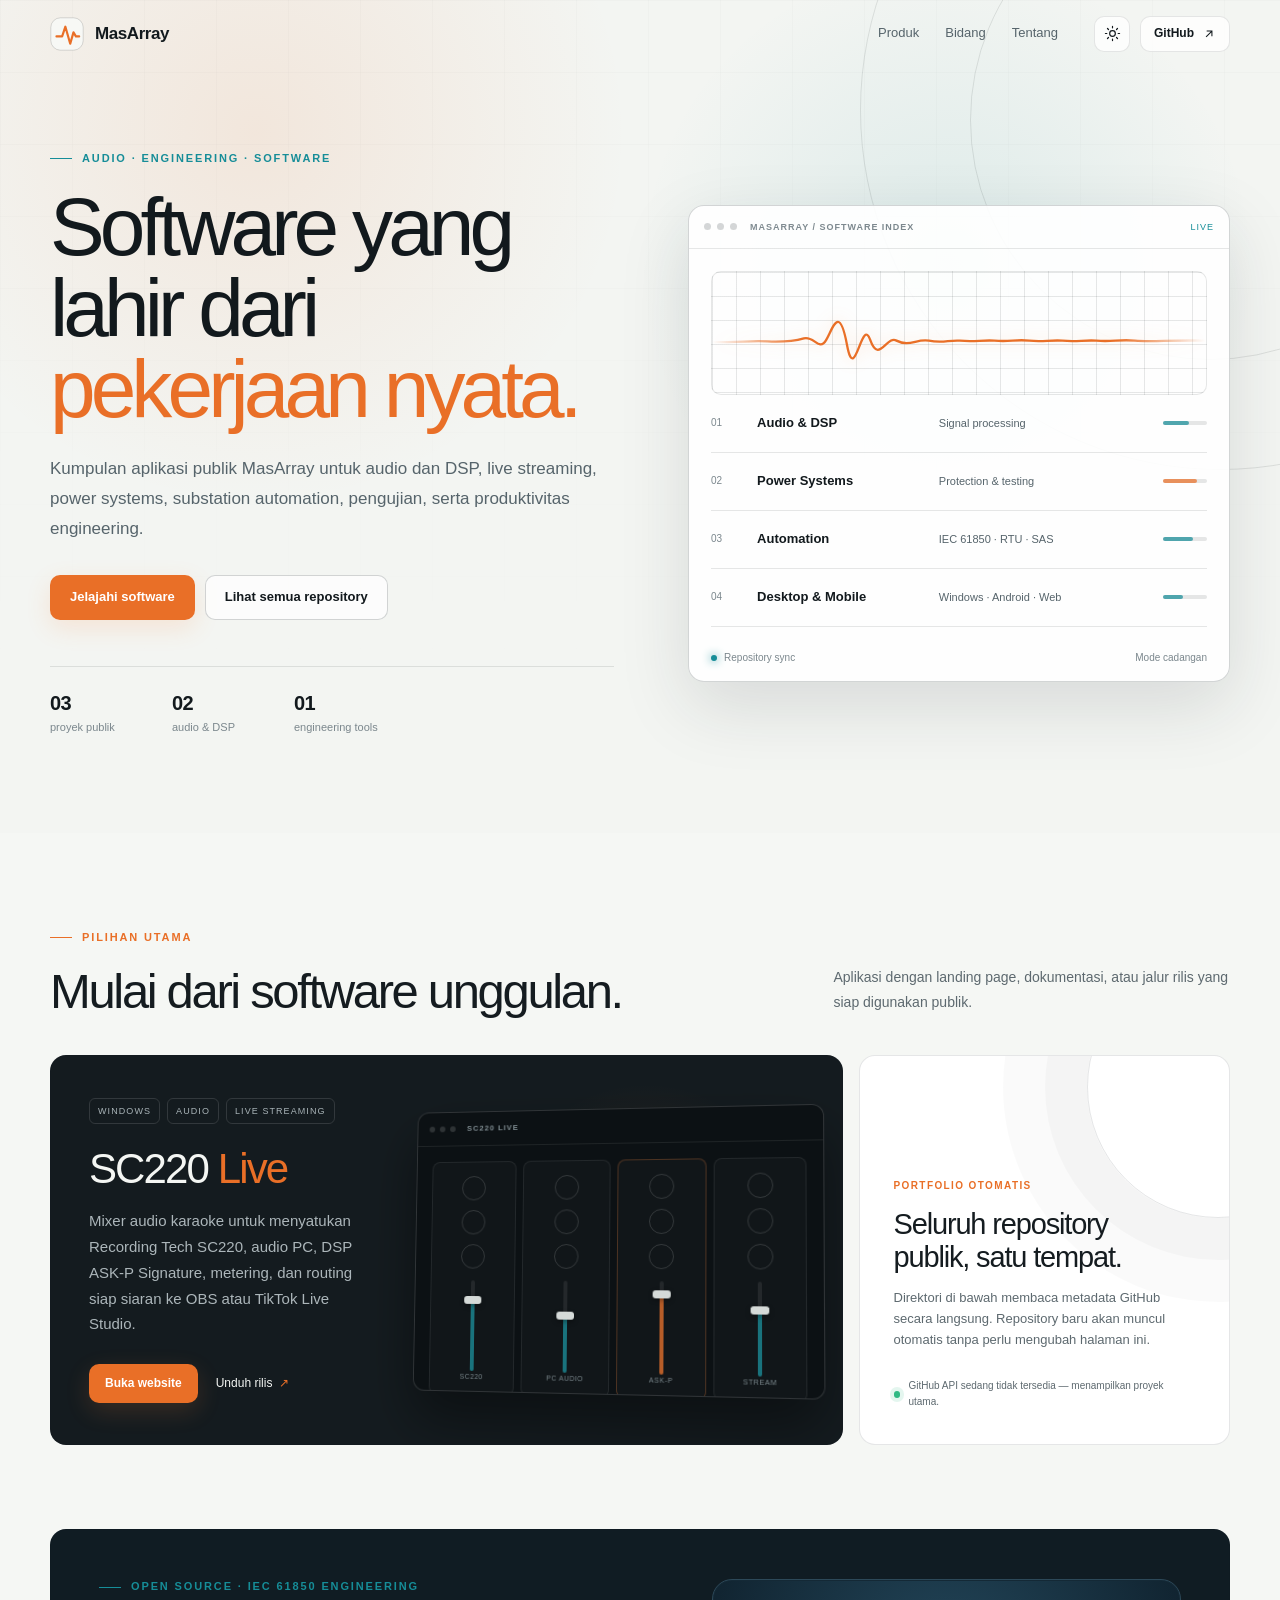
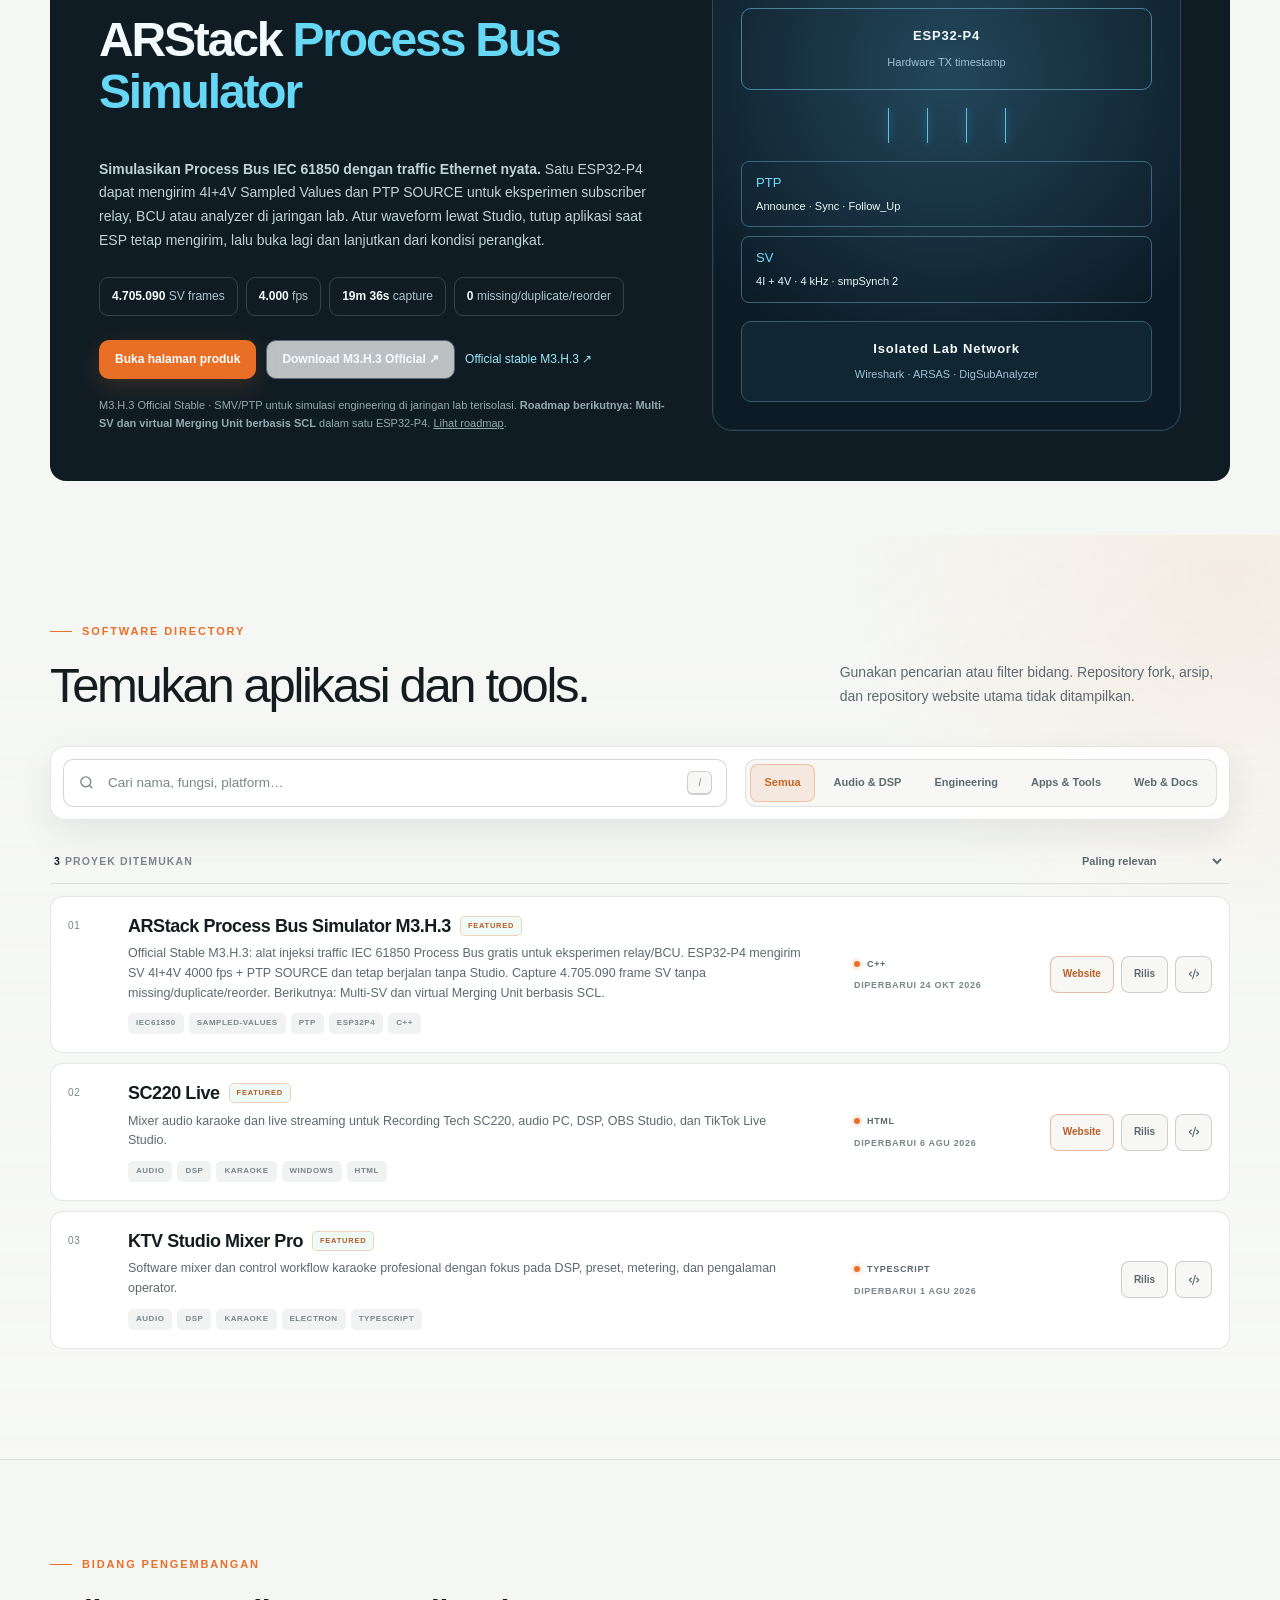
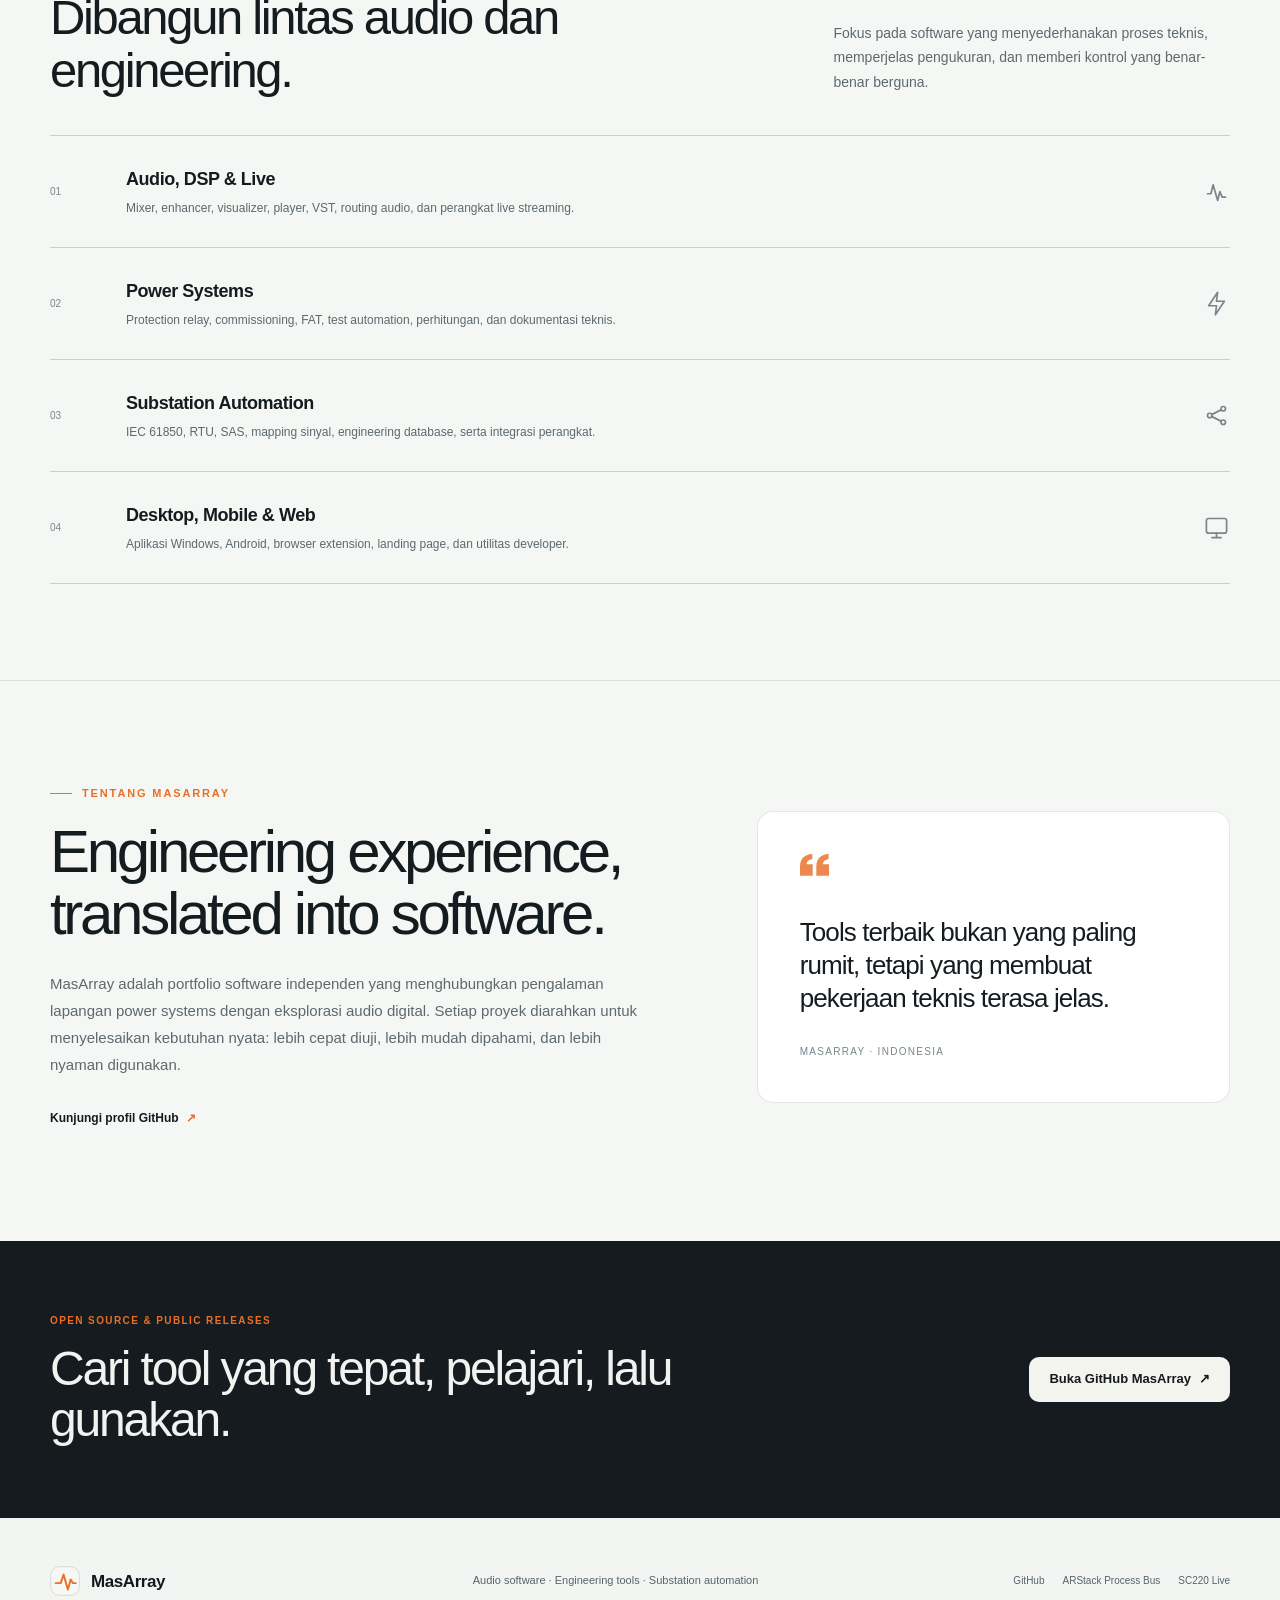
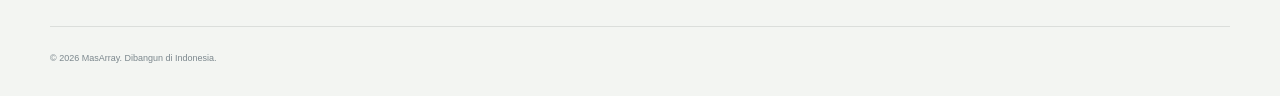
<file: index.html>
<!doctype html>
<html lang="id" data-theme="dark">
<head>
  <meta charset="utf-8">
  <meta name="viewport" content="width=device-width,initial-scale=1">
  <meta name="color-scheme" content="dark light">
  <meta name="theme-color" content="#0d1114">
  <meta name="robots" content="index,follow,max-image-preview:large,max-snippet:-1">

  <title>MasArray Software — Audio, DSP & Engineering Tools</title>
  <meta name="description" content="Portal resmi software MasArray: aplikasi audio dan DSP, engineering tools, substation automation, utilitas Windows dan Android, dokumentasi, serta unduhan rilis terbaru.">
  <meta name="keywords" content="IEC 61850, Process Bus Simulator, ARStack, ESP32-P4, Sampled Values, PTP, hardware timestamp, engineering tools, MasArray">
  <link rel="canonical" href="https://masarray.github.io/">
  <link rel="icon" href="favicon.svg" type="image/svg+xml">
  <link rel="manifest" href="site.webmanifest">
  <link rel="stylesheet" href="styles.css">

  <meta property="og:type" content="website">
  <meta property="og:site_name" content="MasArray">
  <meta property="og:url" content="https://masarray.github.io/">
  <meta property="og:title" content="MasArray Software — Audio, DSP & Engineering Tools">
  <meta property="og:description" content="Software praktis untuk audio, DSP, live streaming, power systems, dan substation automation.">
  <meta property="og:image" content="https://masarray.github.io/social-preview.svg">
  <meta name="twitter:card" content="summary_large_image">
  <meta name="twitter:title" content="MasArray Software">
  <meta name="twitter:description" content="Audio, DSP, engineering tools, dan software yang lahir dari pekerjaan nyata.">
  <meta name="twitter:image" content="https://masarray.github.io/social-preview.svg">

  <script type="application/ld+json">
  {
    "@context":"https://schema.org",
    "@graph":[
      {
        "@type":"WebSite",
        "@id":"https://masarray.github.io/#website",
        "url":"https://masarray.github.io/",
        "name":"MasArray",
        "alternateName":["MasArray Software","Mas Ari Software"],
        "description":"Portal software audio, DSP, engineering tools, dan substation automation karya MasArray.",
        "inLanguage":"id-ID",
        "publisher":{"@id":"https://masarray.github.io/#publisher"}
      },
      {
        "@type":"Organization",
        "@id":"https://masarray.github.io/#publisher",
        "name":"MasArray",
        "url":"https://masarray.github.io/",
        "sameAs":["https://github.com/masarray"]
      },
      {
        "@type":"SoftwareApplication",
        "name":"ARStack Process Bus Simulator M3.H.3",
        "applicationCategory":"DeveloperApplication",
        "operatingSystem":"Windows 10, Windows 11; Linux x86_64; ESP32-P4 firmware",
        "url":"https://masarray.github.io/arstack61850/",
        "downloadUrl":"https://github.com/masarray/arstack61850/releases/latest",
        "softwareVersion":"M3.H.3 Official Stable Lab Release",
        "description":"Free IEC 61850 process-bus traffic injection for engineers: generate 4I+4V SV and PTP SOURCE on one ESP32-P4 for isolated relay/BCU lab scenarios. Autonomous studio reconnect. Next: multiple SV streams and SCL-based virtual merging units."
      },
      {
        "@type":"SoftwareApplication",
        "name":"SC220 Live",
        "applicationCategory":"MultimediaApplication",
        "operatingSystem":"Windows 10, Windows 11",
        "url":"https://masarray.github.io/sc220-download/",
        "downloadUrl":"https://github.com/masarray/sc220-download/releases",
        "description":"Mixer audio karaoke dan live streaming untuk Recording Tech SC220, OBS Studio, dan TikTok Live Studio."
      }
    ]
  }
  </script>
</head>
<body>
  <a class="skip-link" href="#main">Lewati ke konten utama</a>

  <header class="site-header" data-header>
    <div class="shell nav-shell">
      <a class="brand" href="#top" aria-label="MasArray, kembali ke atas">
        <svg class="brand-mark" viewBox="0 0 42 42" aria-hidden="true">
          <rect x="1" y="1" width="40" height="40" rx="12"></rect>
          <path d="M8 24h7l4-12 6 21 4-14 3 5h4"></path>
        </svg>
        <span>MasArray</span>
      </a>

      <nav class="desktop-nav" aria-label="Navigasi utama">
        <a href="#produk">Produk</a>
        <a href="#kategori">Bidang</a>
        <a href="#tentang">Tentang</a>
      </nav>

      <div class="header-actions">
        <button class="icon-button" type="button" data-theme-toggle aria-label="Ubah tema" title="Ubah tema">
          <svg class="sun-icon" viewBox="0 0 24 24" aria-hidden="true"><circle cx="12" cy="12" r="4"></circle><path d="M12 2v2M12 20v2M4.93 4.93l1.42 1.42M17.65 17.65l1.42 1.42M2 12h2M20 12h2M4.93 19.07l1.42-1.42M17.65 6.35l1.42-1.42"></path></svg>
          <svg class="moon-icon" viewBox="0 0 24 24" aria-hidden="true"><path d="M20.5 14.2A8.2 8.2 0 0 1 9.8 3.5 8.7 8.7 0 1 0 20.5 14.2Z"></path></svg>
        </button>
        <a class="github-link" href="https://github.com/masarray" target="_blank" rel="noopener">
          GitHub
          <svg viewBox="0 0 24 24" aria-hidden="true"><path d="M7 17 17 7M8 7h9v9"></path></svg>
        </a>
      </div>
    </div>
  </header>

  <main id="main">
    <section class="hero" id="top">
      <div class="hero-grid" aria-hidden="true"></div>
      <div class="hero-orbit orbit-one" aria-hidden="true"></div>
      <div class="hero-orbit orbit-two" aria-hidden="true"></div>

      <div class="shell hero-shell">
        <div class="hero-copy">
          <p class="eyebrow"><span></span> AUDIO · ENGINEERING · SOFTWARE</p>
          <h1>Software yang lahir dari <em>pekerjaan nyata.</em></h1>
          <p class="hero-lead">Kumpulan aplikasi publik MasArray untuk audio dan DSP, live streaming, power systems, substation automation, pengujian, serta produktivitas engineering.</p>
          <div class="hero-actions">
            <a class="button button-primary" href="#produk">Jelajahi software</a>
            <a class="button button-secondary" href="https://github.com/masarray?tab=repositories" target="_blank" rel="noopener">Lihat semua repository</a>
          </div>
          <div class="hero-meta" aria-label="Ringkasan portfolio">
            <div><strong data-stat-projects>—</strong><span>proyek publik</span></div>
            <div><strong data-stat-audio>—</strong><span>audio & DSP</span></div>
            <div><strong data-stat-engineering>—</strong><span>engineering tools</span></div>
          </div>
        </div>

        <div class="hero-console" aria-label="Bidang pengembangan MasArray">
          <div class="console-topbar"><span></span><span></span><span></span><b>MASARRAY / SOFTWARE INDEX</b><i>LIVE</i></div>
          <div class="console-screen">
            <div class="scope" aria-hidden="true">
              <svg viewBox="0 0 640 160" preserveAspectRatio="none">
                <defs><linearGradient id="scopeFade" x1="0" x2="1"><stop offset="0" stop-color="currentColor" stop-opacity="0"></stop><stop offset=".18" stop-color="currentColor"></stop><stop offset=".82" stop-color="currentColor"></stop><stop offset="1" stop-color="currentColor" stop-opacity="0"></stop></linearGradient></defs>
                <path d="M0 92 C42 92 47 90 72 91 C94 92 105 91 119 87 C132 83 139 105 148 89 C157 73 165 42 175 96 C185 150 194 57 205 89 C216 121 226 83 239 90 C256 99 265 87 281 90 C299 94 306 89 321 90 C340 92 349 89 366 90 C386 92 393 88 411 90 C428 92 437 89 454 90 C472 92 481 89 498 90 C518 92 528 88 548 90 C570 92 592 89 640 90" fill="none" stroke="url(#scopeFade)" stroke-width="3"></path>
              </svg>
            </div>
            <div class="console-row"><span>01</span><b>Audio & DSP</b><i>Signal processing</i><em></em></div>
            <div class="console-row"><span>02</span><b>Power Systems</b><i>Protection & testing</i><em></em></div>
            <div class="console-row"><span>03</span><b>Automation</b><i>IEC 61850 · RTU · SAS</i><em></em></div>
            <div class="console-row"><span>04</span><b>Desktop & Mobile</b><i>Windows · Android · Web</i><em></em></div>
          </div>
          <div class="console-footer"><span><i></i> Repository sync</span><span data-sync-label>Memuat data GitHub…</span></div>
        </div>
      </div>
    </section>

    <section class="featured-section" aria-labelledby="featured-title">
      <div class="shell">
        <div class="section-heading split-heading">
          <div>
            <p class="eyebrow dark"><span></span> PILIHAN UTAMA</p>
            <h2 id="featured-title">Mulai dari software unggulan.</h2>
          </div>
          <p>Aplikasi dengan landing page, dokumentasi, atau jalur rilis yang siap digunakan publik.</p>
        </div>

        <div class="featured-grid">
          <article class="featured-product featured-main">
            <div class="featured-copy">
              <div class="product-badges"><span>WINDOWS</span><span>AUDIO</span><span>LIVE STREAMING</span></div>
              <h3>SC220 <em>Live</em></h3>
              <p>Mixer audio karaoke untuk menyatukan Recording Tech SC220, audio PC, DSP ASK-P Signature, metering, dan routing siap siaran ke OBS atau TikTok Live Studio.</p>
              <div class="product-links">
                <a class="button button-primary compact" href="https://masarray.github.io/sc220-download/">Buka website</a>
                <a class="text-link" href="https://github.com/masarray/sc220-download/releases" target="_blank" rel="noopener">Unduh rilis <span>↗</span></a>
              </div>
            </div>
            <div class="featured-visual" aria-hidden="true">
              <div class="mixer-window">
                <div class="mixer-title"><span></span><span></span><span></span><b>SC220 LIVE</b></div>
                <div class="mixer-body">
                  <div class="channel"><i></i><i></i><i></i><b style="--level:78%"></b><span>SC220</span></div>
                  <div class="channel"><i></i><i></i><i></i><b style="--level:62%"></b><span>PC AUDIO</span></div>
                  <div class="channel accent"><i></i><i></i><i></i><b style="--level:86%"></b><span>ASK-P</span></div>
                  <div class="channel"><i></i><i></i><i></i><b style="--level:70%"></b><span>STREAM</span></div>
                </div>
              </div>
            </div>
          </article>

          <article class="featured-product featured-secondary">
            <p class="mini-label">PORTFOLIO OTOMATIS</p>
            <h3>Seluruh repository publik, satu tempat.</h3>
            <p>Direktori di bawah membaca metadata GitHub secara langsung. Repository baru akan muncul otomatis tanpa perlu mengubah halaman ini.</p>
            <div class="sync-note"><span class="status-dot"></span><span data-directory-status>Menyiapkan direktori…</span></div>
          </article>
        </div>
      </div>
    </section>

    <section class="processbus-section" aria-labelledby="processbus-title">
      <div class="shell">
        <article class="processbus-spotlight">
          <div class="processbus-copy">
            <p class="eyebrow"><span></span> OPEN SOURCE · IEC 61850 ENGINEERING</p>
            <h2 id="processbus-title">ARStack <em>Process Bus Simulator</em></h2>
            <p><strong>Simulasikan Process Bus IEC 61850 dengan traffic Ethernet nyata.</strong> Satu ESP32-P4 dapat mengirim 4I+4V Sampled Values dan PTP SOURCE untuk eksperimen subscriber relay, BCU atau analyzer di jaringan lab. Atur waveform lewat Studio, tutup aplikasi saat ESP tetap mengirim, lalu buka lagi dan lanjutkan dari kondisi perangkat.</p>
            <div class="processbus-metrics" aria-label="Hasil capture independen M3.H.3">
              <span><strong>4.705.090</strong> SV frames</span>
              <span><strong>4.000</strong> fps</span>
              <span><strong>19m 36s</strong> capture</span>
              <span><strong>0</strong> missing/duplicate/reorder</span>
            </div>
            <div class="processbus-links">
              <a class="button button-primary compact" href="https://masarray.github.io/arstack61850/">Buka halaman produk</a>
              <a class="button button-secondary compact" href="https://github.com/masarray/arstack61850/releases/tag/processbus-sim-m3h3-20261025">Download M3.H.3 Official ↗</a>
              <a class="processbus-release-link" href="https://github.com/masarray/arstack61850/releases/tag/processbus-sim-m3h3-20261025" target="_blank" rel="noopener">Official stable M3.H.3 ↗</a>
            </div>
            <p class="processbus-limit">M3.H.3 Official Stable · SMV/PTP untuk simulasi engineering di jaringan lab terisolasi. <strong>Roadmap berikutnya: Multi-SV dan virtual Merging Unit berbasis SCL</strong> dalam satu ESP32-P4. <a href="https://github.com/masarray/arstack61850/blob/main/docs/PROCESS_BUS_MULTI_SV_SCL_NEXT_PHASE.md">Lihat roadmap</a>.</p>
          </div>
          <div class="processbus-diagram" role="img" aria-label="Skema ESP32-P4 mengirim PTP Layer 2 dan 4I+4V Sampled Values ke jaringan laboratorium">
            <div class="processbus-device">ESP32-P4 <small>Hardware TX timestamp</small></div>
            <div class="processbus-bus" aria-hidden="true"><i></i><i></i><i></i><i></i></div>
            <div class="processbus-streams"><div>PTP <strong>Announce · Sync · Follow_Up</strong></div><div>SV <strong>4I + 4V · 4 kHz · smpSynch 2</strong></div></div>
            <div class="processbus-lab">Isolated Lab Network <small>Wireshark · ARSAS · DigSubAnalyzer</small></div>
          </div>
        </article>
      </div>
    </section>

    <section class="catalog-section" id="produk" aria-labelledby="catalog-title">
      <div class="shell">
        <div class="section-heading catalog-heading">
          <div>
            <p class="eyebrow dark"><span></span> SOFTWARE DIRECTORY</p>
            <h2 id="catalog-title">Temukan aplikasi dan tools.</h2>
          </div>
          <p>Gunakan pencarian atau filter bidang. Repository fork, arsip, dan repository website utama tidak ditampilkan.</p>
        </div>

        <div class="catalog-toolbar">
          <label class="search-box">
            <svg viewBox="0 0 24 24" aria-hidden="true"><circle cx="11" cy="11" r="7"></circle><path d="m20 20-4-4"></path></svg>
            <span class="sr-only">Cari software</span>
            <input type="search" data-search placeholder="Cari nama, fungsi, platform…" autocomplete="off">
            <kbd>/</kbd>
          </label>

          <div class="filter-list" role="group" aria-label="Filter kategori">
            <button type="button" class="filter-button active" data-filter="all">Semua</button>
            <button type="button" class="filter-button" data-filter="audio">Audio & DSP</button>
            <button type="button" class="filter-button" data-filter="engineering">Engineering</button>
            <button type="button" class="filter-button" data-filter="apps">Apps & Tools</button>
            <button type="button" class="filter-button" data-filter="web">Web & Docs</button>
          </div>
        </div>

        <div class="catalog-meta">
          <p><strong data-result-count>0</strong> proyek ditemukan</p>
          <select data-sort aria-label="Urutkan proyek">
            <option value="priority">Paling relevan</option>
            <option value="updated">Terbaru diperbarui</option>
            <option value="name">Nama A–Z</option>
          </select>
        </div>

        <div class="product-list" data-product-list aria-live="polite" aria-busy="true">
          <div class="loading-row"><span></span><div><b></b><i></i></div></div>
          <div class="loading-row"><span></span><div><b></b><i></i></div></div>
          <div class="loading-row"><span></span><div><b></b><i></i></div></div>
        </div>

        <noscript>
          <div class="noscript-note">JavaScript diperlukan untuk memuat direktori otomatis. Buka <a href="https://github.com/masarray?tab=repositories">daftar repository MasArray di GitHub</a>.</div>
        </noscript>
      </div>
    </section>

    <section class="domains-section" id="kategori" aria-labelledby="domains-title">
      <div class="shell">
        <div class="section-heading split-heading">
          <div>
            <p class="eyebrow dark"><span></span> BIDANG PENGEMBANGAN</p>
            <h2 id="domains-title">Dibangun lintas audio dan engineering.</h2>
          </div>
          <p>Fokus pada software yang menyederhanakan proses teknis, memperjelas pengukuran, dan memberi kontrol yang benar-benar berguna.</p>
        </div>

        <div class="domain-list">
          <article>
            <span>01</span>
            <div><h3>Audio, DSP & Live</h3><p>Mixer, enhancer, visualizer, player, VST, routing audio, dan perangkat live streaming.</p></div>
            <svg viewBox="0 0 24 24" aria-hidden="true"><path d="M4 14h3l2-8 4 14 2-8 2 5h3"></path></svg>
          </article>
          <article>
            <span>02</span>
            <div><h3>Power Systems</h3><p>Protection relay, commissioning, FAT, test automation, perhitungan, dan dokumentasi teknis.</p></div>
            <svg viewBox="0 0 24 24" aria-hidden="true"><path d="m13 2-8 12h7l-1 8 8-12h-7z"></path></svg>
          </article>
          <article>
            <span>03</span>
            <div><h3>Substation Automation</h3><p>IEC 61850, RTU, SAS, mapping sinyal, engineering database, serta integrasi perangkat.</p></div>
            <svg viewBox="0 0 24 24" aria-hidden="true"><circle cx="6" cy="12" r="2"></circle><circle cx="18" cy="6" r="2"></circle><circle cx="18" cy="18" r="2"></circle><path d="m8 11 8-4M8 13l8 4"></path></svg>
          </article>
          <article>
            <span>04</span>
            <div><h3>Desktop, Mobile & Web</h3><p>Aplikasi Windows, Android, browser extension, landing page, dan utilitas developer.</p></div>
            <svg viewBox="0 0 24 24" aria-hidden="true"><rect x="3" y="4" width="18" height="13" rx="2"></rect><path d="M8 21h8M12 17v4"></path></svg>
          </article>
        </div>
      </div>
    </section>

    <section class="about-section" id="tentang" aria-labelledby="about-title">
      <div class="shell about-grid">
        <div class="about-copy">
          <p class="eyebrow dark"><span></span> TENTANG MASARRAY</p>
          <h2 id="about-title">Engineering experience, translated into software.</h2>
          <p>MasArray adalah portfolio software independen yang menghubungkan pengalaman lapangan power systems dengan eksplorasi audio digital. Setiap proyek diarahkan untuk menyelesaikan kebutuhan nyata: lebih cepat diuji, lebih mudah dipahami, dan lebih nyaman digunakan.</p>
          <a class="text-link strong" href="https://github.com/masarray" target="_blank" rel="noopener">Kunjungi profil GitHub <span>↗</span></a>
        </div>
        <blockquote>
          <svg viewBox="0 0 32 24" aria-hidden="true"><path d="M0 24V13.7C0 4.8 5.2.5 13.6 0v5.4C9.6 6 7.5 8 7.2 11.3H14V24H0Zm18 0V13.7C18 4.8 23.2.5 31.6 0v5.4C27.6 6 25.5 8 25.2 11.3H32V24H18Z"></path></svg>
          <p>Tools terbaik bukan yang paling rumit, tetapi yang membuat pekerjaan teknis terasa jelas.</p>
          <footer>MasArray · Indonesia</footer>
        </blockquote>
      </div>
    </section>

    <section class="cta-section">
      <div class="shell cta-shell">
        <div><p class="mini-label">OPEN SOURCE & PUBLIC RELEASES</p><h2>Cari tool yang tepat, pelajari, lalu gunakan.</h2></div>
        <a class="button button-light" href="https://github.com/masarray?tab=repositories" target="_blank" rel="noopener">Buka GitHub MasArray <span>↗</span></a>
      </div>
    </section>
  </main>

  <footer class="site-footer">
    <div class="shell footer-grid">
      <a class="brand footer-brand" href="#top">
        <svg class="brand-mark" viewBox="0 0 42 42" aria-hidden="true"><rect x="1" y="1" width="40" height="40" rx="12"></rect><path d="M8 24h7l4-12 6 21 4-14 3 5h4"></path></svg>
        <span>MasArray</span>
      </a>
      <p>Audio software · Engineering tools · Substation automation</p>
      <div><a href="https://github.com/masarray" target="_blank" rel="noopener">GitHub</a><a href="https://masarray.github.io/arstack61850/">ARStack Process Bus</a><a href="https://masarray.github.io/sc220-download/">SC220 Live</a></div>
      <small>© <span data-year></span> MasArray. Dibangun di Indonesia.</small>
    </div>
  </footer>

  <template id="product-template">
    <article class="product-row">
      <div class="product-index"></div>
      <div class="product-summary">
        <div class="product-title-line"><h3></h3><span class="product-status"></span></div>
        <p></p>
        <div class="product-tags"></div>
      </div>
      <div class="product-info">
        <span class="product-language"></span>
        <time></time>
      </div>
      <div class="product-actions">
        <a class="product-site" target="_blank" rel="noopener">Website</a>
        <a class="product-release" target="_blank" rel="noopener">Rilis</a>
        <a class="product-code" target="_blank" rel="noopener" aria-label="Buka source code">
          <svg viewBox="0 0 24 24" aria-hidden="true"><path d="m8 9-3 3 3 3M16 9l3 3-3 3M14 5l-4 14"></path></svg>
        </a>
      </div>
    </article>
  </template>

  <script src="app.js" defer></script>
</body>
</html>
</file>
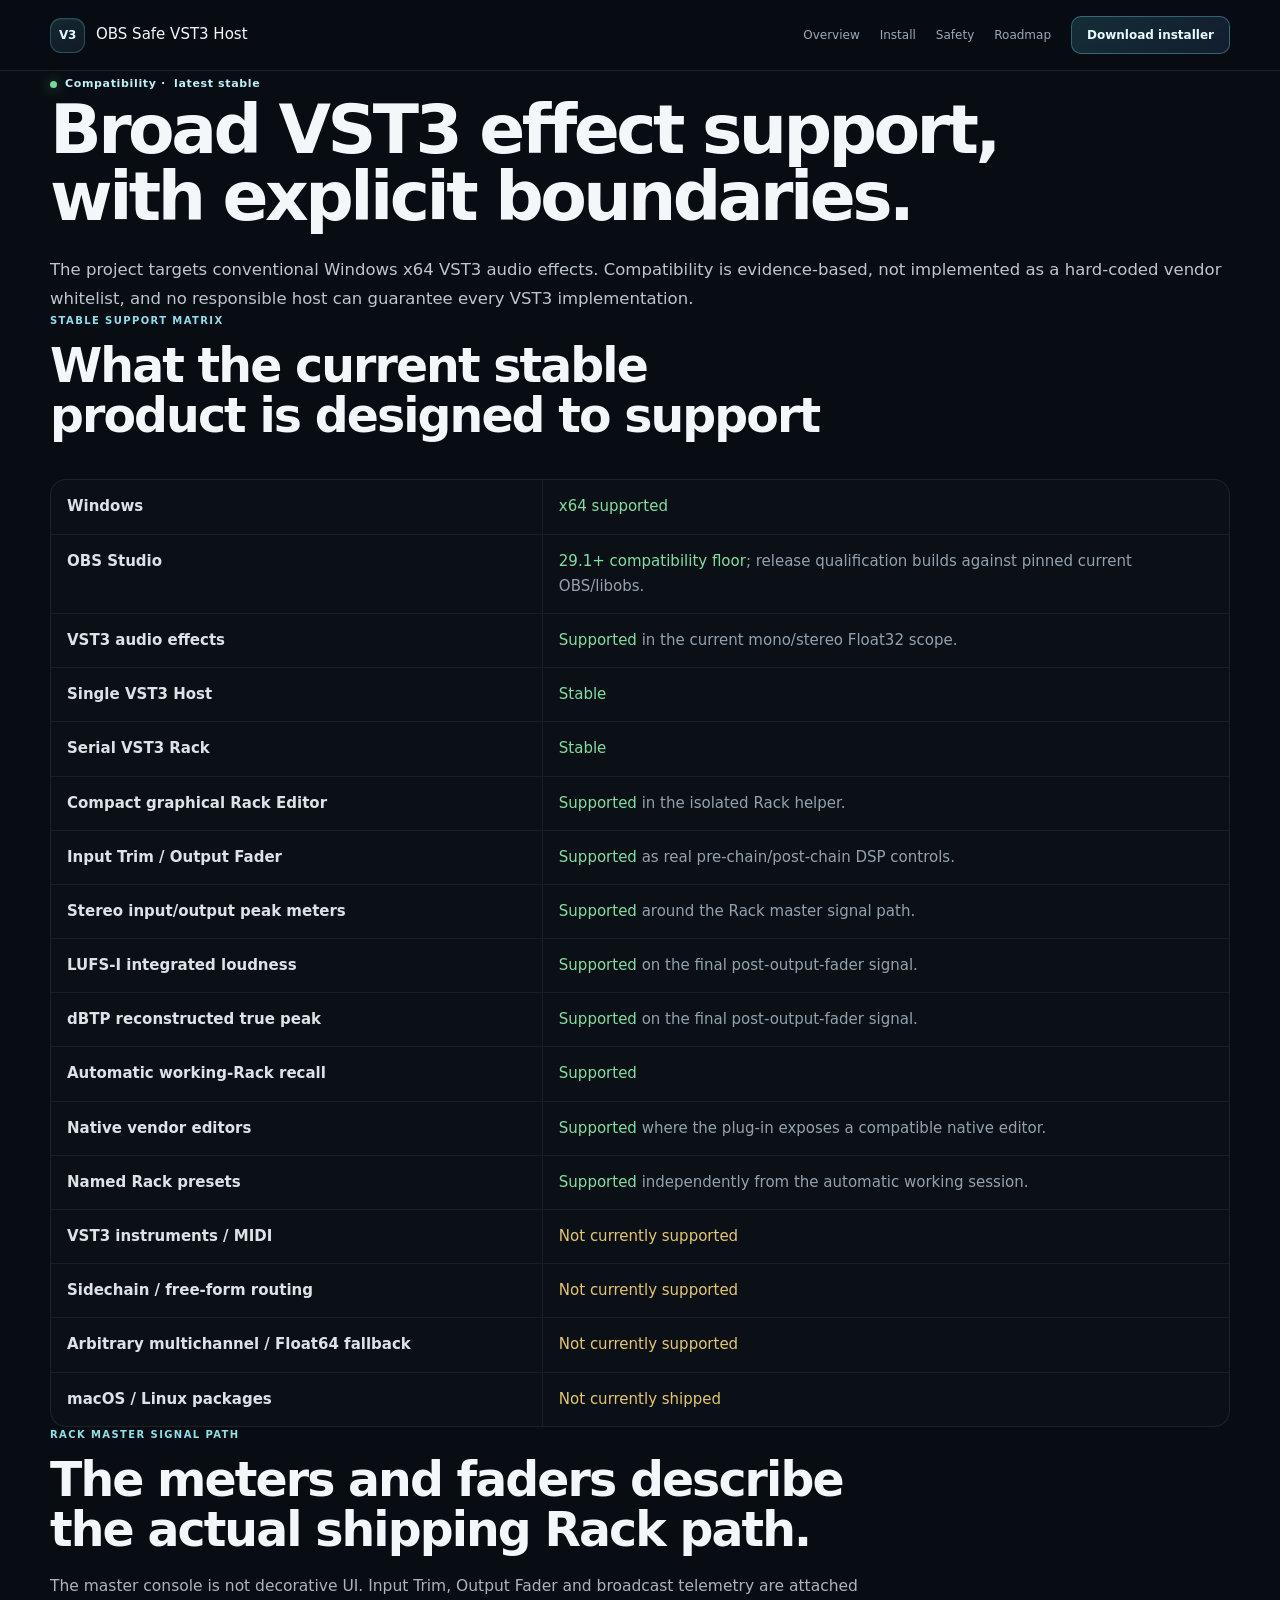
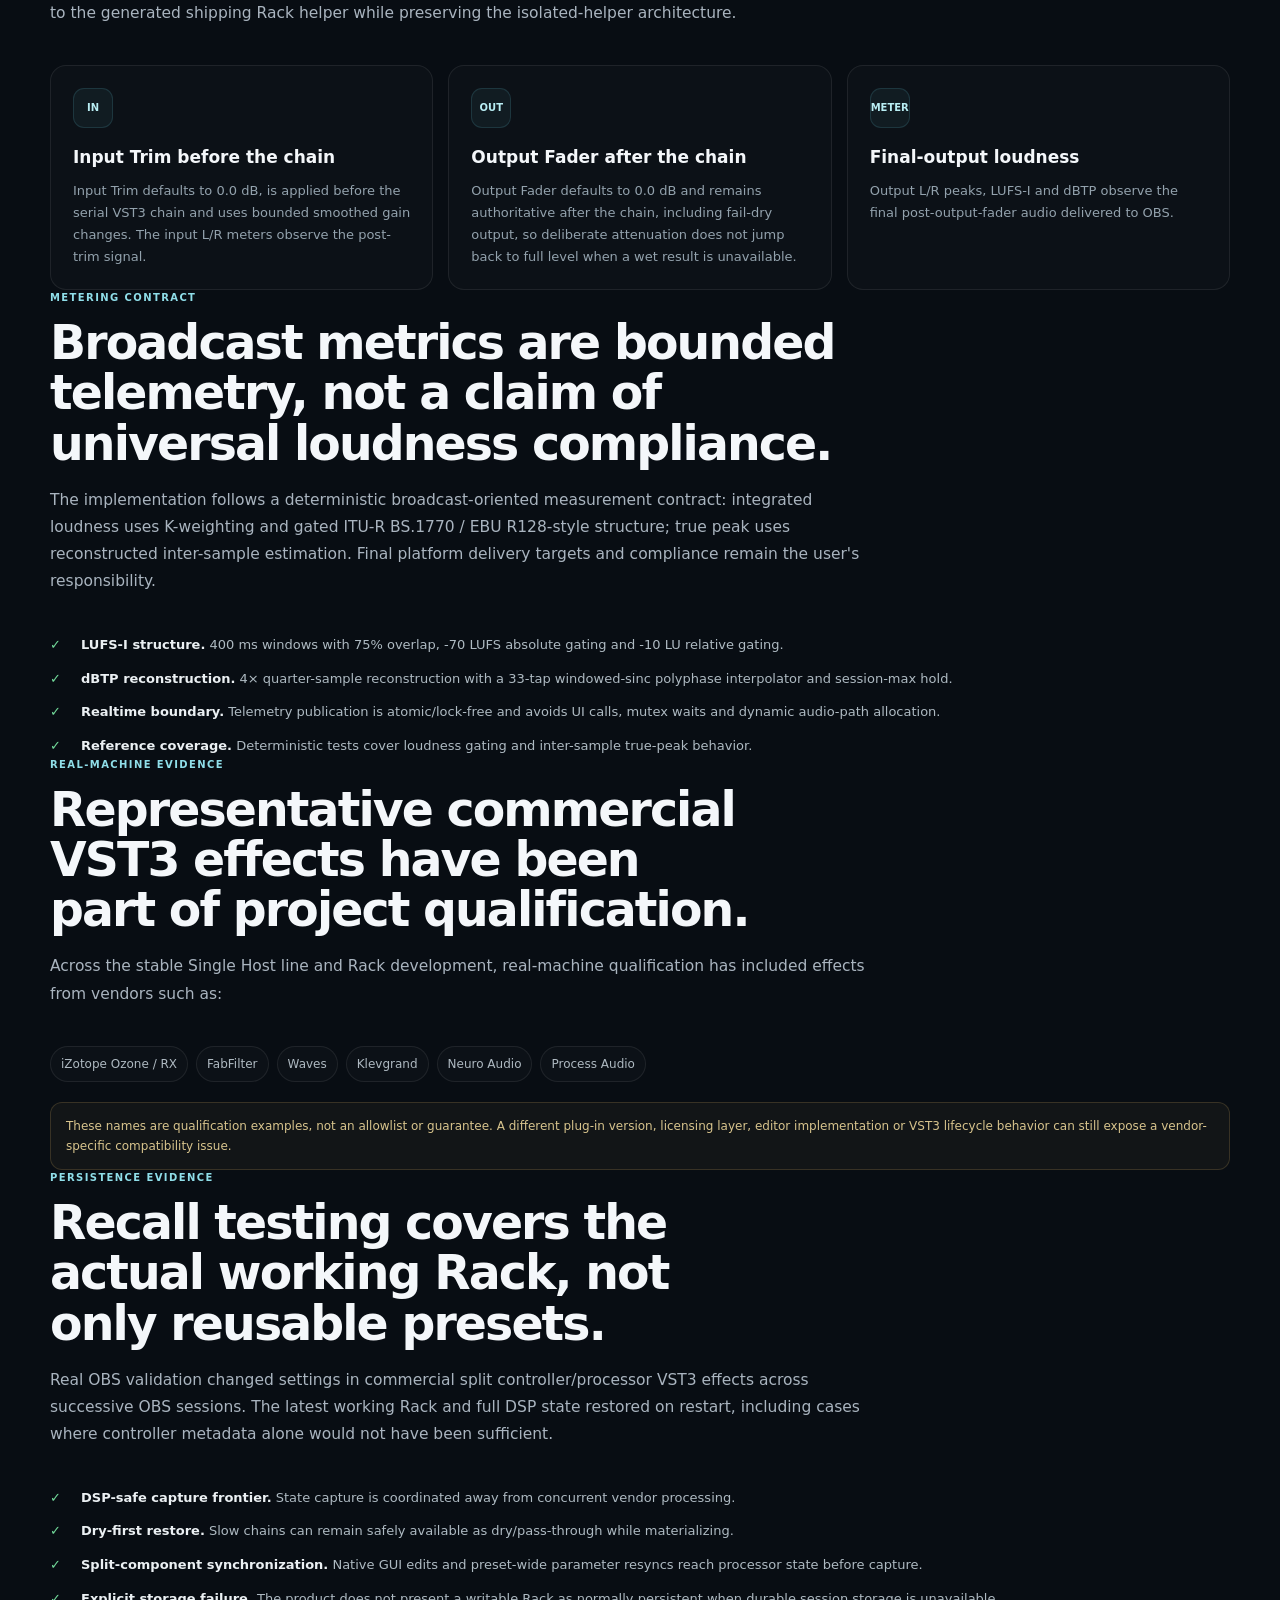
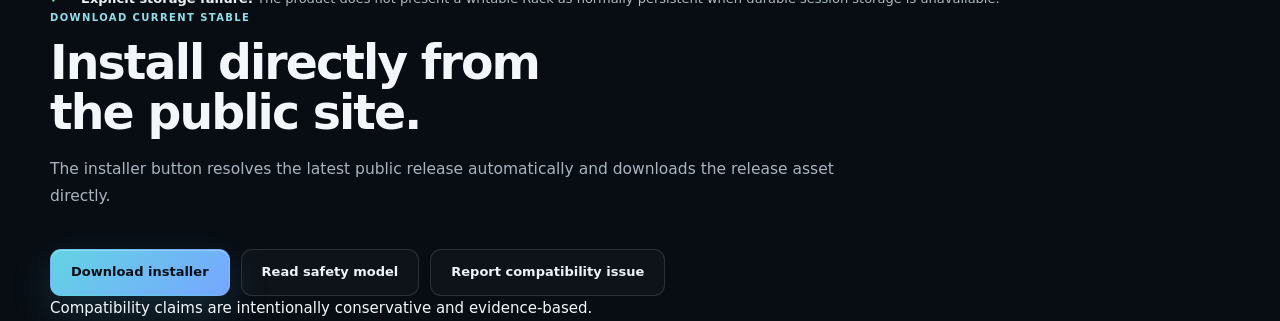
<file: obs-vst3/compatibility.html>
<!doctype html>
<html lang="en">
<head>
  <meta charset="utf-8"><meta name="viewport" content="width=device-width,initial-scale=1">
  <meta name="theme-color" content="#071019">
  <title>VST3 Compatibility — OBS Safe VST3 Host</title>
  <meta name="description" content="Current compatibility scope for OBS Safe VST3 Host: Windows x64, OBS 29.1+, VST3 audio effects, Single Host, serial multi-effect Rack, Input Trim/Output Fader, LUFS-I/dBTP and automatic working-Rack recall.">
  <link rel="canonical" href="https://masarray.github.io/obs-vst3/compatibility.html">
  <link rel="stylesheet" href="site.css">
  <script defer src="release-sync.js"></script>
</head>
<body>
<header class="nav"><div class="wrap navin"><a class="brand" href="./"><span class="mark">V3</span><span>OBS Safe VST3 Host</span></a><nav class="navlinks"><a href="./">Overview</a><a href="install.html">Install</a><a href="safety.html">Safety</a><a href="roadmap.html">Roadmap</a><a class="navcta" data-download="installer" href="https://github.com/masarray/obs-vst3/releases/latest/download/OBS-Safe-VST3-Host-Setup-x64.exe">Download installer</a></nav></div></header>
<main>
<section class="hero"><div class="wrap"><div class="eyebrow"><span class="pulse"></span> Compatibility · <span data-release-version>latest stable</span></div><h1>Broad VST3 effect support, with explicit boundaries.</h1><p class="lead">The project targets conventional Windows x64 VST3 audio effects. Compatibility is evidence-based, not implemented as a hard-coded vendor whitelist, and no responsible host can guarantee every VST3 implementation.</p></div></section>

<section><div class="wrap"><div class="sectionHead"><div class="kicker">Stable support matrix</div><h2>What the current stable product is designed to support</h2></div><div class="compat">
<div class="row"><div>Windows</div><div><span class="yes">x64 supported</span></div></div>
<div class="row"><div>OBS Studio</div><div><span class="yes">29.1+ compatibility floor</span>; release qualification builds against pinned current OBS/libobs.</div></div>
<div class="row"><div>VST3 audio effects</div><div><span class="yes">Supported</span> in the current mono/stereo Float32 scope.</div></div>
<div class="row"><div>Single VST3 Host</div><div><span class="yes">Stable</span></div></div>
<div class="row"><div>Serial VST3 Rack</div><div><span class="yes">Stable</span></div></div>
<div class="row"><div>Compact graphical Rack Editor</div><div><span class="yes">Supported</span> in the isolated Rack helper.</div></div>
<div class="row"><div>Input Trim / Output Fader</div><div><span class="yes">Supported</span> as real pre-chain/post-chain DSP controls.</div></div>
<div class="row"><div>Stereo input/output peak meters</div><div><span class="yes">Supported</span> around the Rack master signal path.</div></div>
<div class="row"><div>LUFS-I integrated loudness</div><div><span class="yes">Supported</span> on the final post-output-fader signal.</div></div>
<div class="row"><div>dBTP reconstructed true peak</div><div><span class="yes">Supported</span> on the final post-output-fader signal.</div></div>
<div class="row"><div>Automatic working-Rack recall</div><div><span class="yes">Supported</span></div></div>
<div class="row"><div>Native vendor editors</div><div><span class="yes">Supported</span> where the plug-in exposes a compatible native editor.</div></div>
<div class="row"><div>Named Rack presets</div><div><span class="yes">Supported</span> independently from the automatic working session.</div></div>
<div class="row"><div>VST3 instruments / MIDI</div><div><span class="warnTxt">Not currently supported</span></div></div>
<div class="row"><div>Sidechain / free-form routing</div><div><span class="warnTxt">Not currently supported</span></div></div>
<div class="row"><div>Arbitrary multichannel / Float64 fallback</div><div><span class="warnTxt">Not currently supported</span></div></div>
<div class="row"><div>macOS / Linux packages</div><div><span class="warnTxt">Not currently shipped</span></div></div>
</div></div></section>

<section><div class="wrap"><div class="sectionHead"><div class="kicker">Rack master signal path</div><h2>The meters and faders describe the actual shipping Rack path.</h2><p>The master console is not decorative UI. Input Trim, Output Fader and broadcast telemetry are attached to the generated shipping Rack helper while preserving the isolated-helper architecture.</p></div><div class="grid3">
<article class="card"><div class="icon">IN</div><h3>Input Trim before the chain</h3><p>Input Trim defaults to 0.0 dB, is applied before the serial VST3 chain and uses bounded smoothed gain changes. The input L/R meters observe the post-trim signal.</p></article>
<article class="card"><div class="icon">OUT</div><h3>Output Fader after the chain</h3><p>Output Fader defaults to 0.0 dB and remains authoritative after the chain, including fail-dry output, so deliberate attenuation does not jump back to full level when a wet result is unavailable.</p></article>
<article class="card"><div class="icon">METER</div><h3>Final-output loudness</h3><p>Output L/R peaks, LUFS-I and dBTP observe the final post-output-fader audio delivered to OBS.</p></article>
</div></div></section>

<section><div class="wrap"><div class="sectionHead"><div class="kicker">Metering contract</div><h2>Broadcast metrics are bounded telemetry, not a claim of universal loudness compliance.</h2><p>The implementation follows a deterministic broadcast-oriented measurement contract: integrated loudness uses K-weighting and gated ITU-R BS.1770 / EBU R128-style structure; true peak uses reconstructed inter-sample estimation. Final platform delivery targets and compliance remain the user's responsibility.</p></div><div class="ticks">
<div class="tick"><span>✓</span><div><b>LUFS-I structure.</b> 400 ms windows with 75% overlap, -70 LUFS absolute gating and -10 LU relative gating.</div></div>
<div class="tick"><span>✓</span><div><b>dBTP reconstruction.</b> 4× quarter-sample reconstruction with a 33-tap windowed-sinc polyphase interpolator and session-max hold.</div></div>
<div class="tick"><span>✓</span><div><b>Realtime boundary.</b> Telemetry publication is atomic/lock-free and avoids UI calls, mutex waits and dynamic audio-path allocation.</div></div>
<div class="tick"><span>✓</span><div><b>Reference coverage.</b> Deterministic tests cover loudness gating and inter-sample true-peak behavior.</div></div>
</div></div></section>

<section><div class="wrap"><div class="sectionHead"><div class="kicker">Real-machine evidence</div><h2>Representative commercial VST3 effects have been part of project qualification.</h2><p>Across the stable Single Host line and Rack development, real-machine qualification has included effects from vendors such as:</p></div><div class="brands"><span class="brandPill">iZotope Ozone / RX</span><span class="brandPill">FabFilter</span><span class="brandPill">Waves</span><span class="brandPill">Klevgrand</span><span class="brandPill">Neuro Audio</span><span class="brandPill">Process Audio</span></div><div class="notice" style="margin-top:20px">These names are qualification examples, not an allowlist or guarantee. A different plug-in version, licensing layer, editor implementation or VST3 lifecycle behavior can still expose a vendor-specific compatibility issue.</div></div></section>

<section><div class="wrap"><div class="sectionHead"><div class="kicker">Persistence evidence</div><h2>Recall testing covers the actual working Rack, not only reusable presets.</h2><p>Real OBS validation changed settings in commercial split controller/processor VST3 effects across successive OBS sessions. The latest working Rack and full DSP state restored on restart, including cases where controller metadata alone would not have been sufficient.</p></div><div class="ticks">
<div class="tick"><span>✓</span><div><b>DSP-safe capture frontier.</b> State capture is coordinated away from concurrent vendor processing.</div></div>
<div class="tick"><span>✓</span><div><b>Dry-first restore.</b> Slow chains can remain safely available as dry/pass-through while materializing.</div></div>
<div class="tick"><span>✓</span><div><b>Split-component synchronization.</b> Native GUI edits and preset-wide parameter resyncs reach processor state before capture.</div></div>
<div class="tick"><span>✓</span><div><b>Explicit storage failure.</b> The product does not present a writable Rack as normally persistent when durable session storage is unavailable.</div></div>
</div></div></section>

<section><div class="wrap"><div class="sectionHead"><div class="kicker">Download current stable</div><h2>Install directly from the public site.</h2><p>The installer button resolves the latest public release automatically and downloads the release asset directly.</p></div><div class="actions"><a class="btn primary" data-download="installer" href="https://github.com/masarray/obs-vst3/releases/latest/download/OBS-Safe-VST3-Host-Setup-x64.exe">Download installer</a><a class="btn secondary" href="safety.html">Read safety model</a><a class="btn secondary" href="https://github.com/masarray/obs-vst3/issues">Report compatibility issue</a></div></div></section>
</main>
<footer><div class="wrap">Compatibility claims are intentionally conservative and evidence-based.</div></footer>
</body></html>
</file>
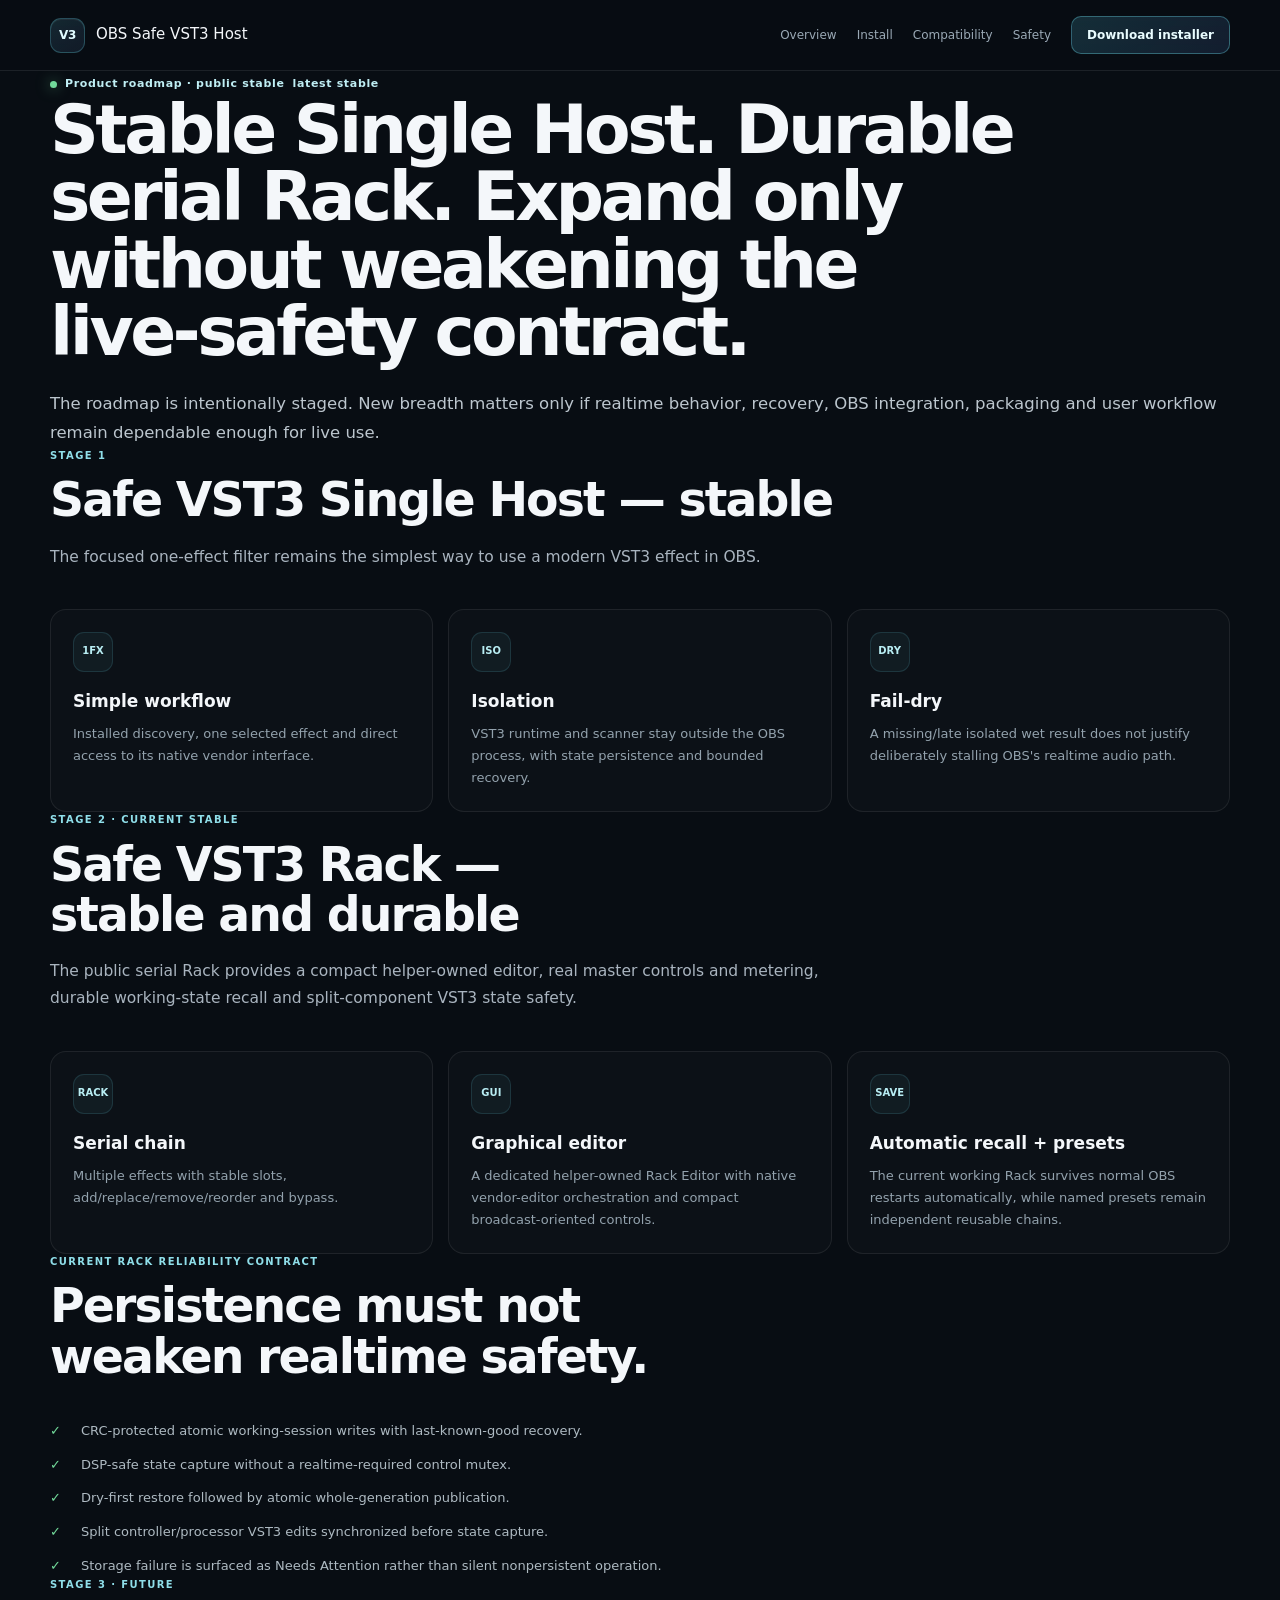
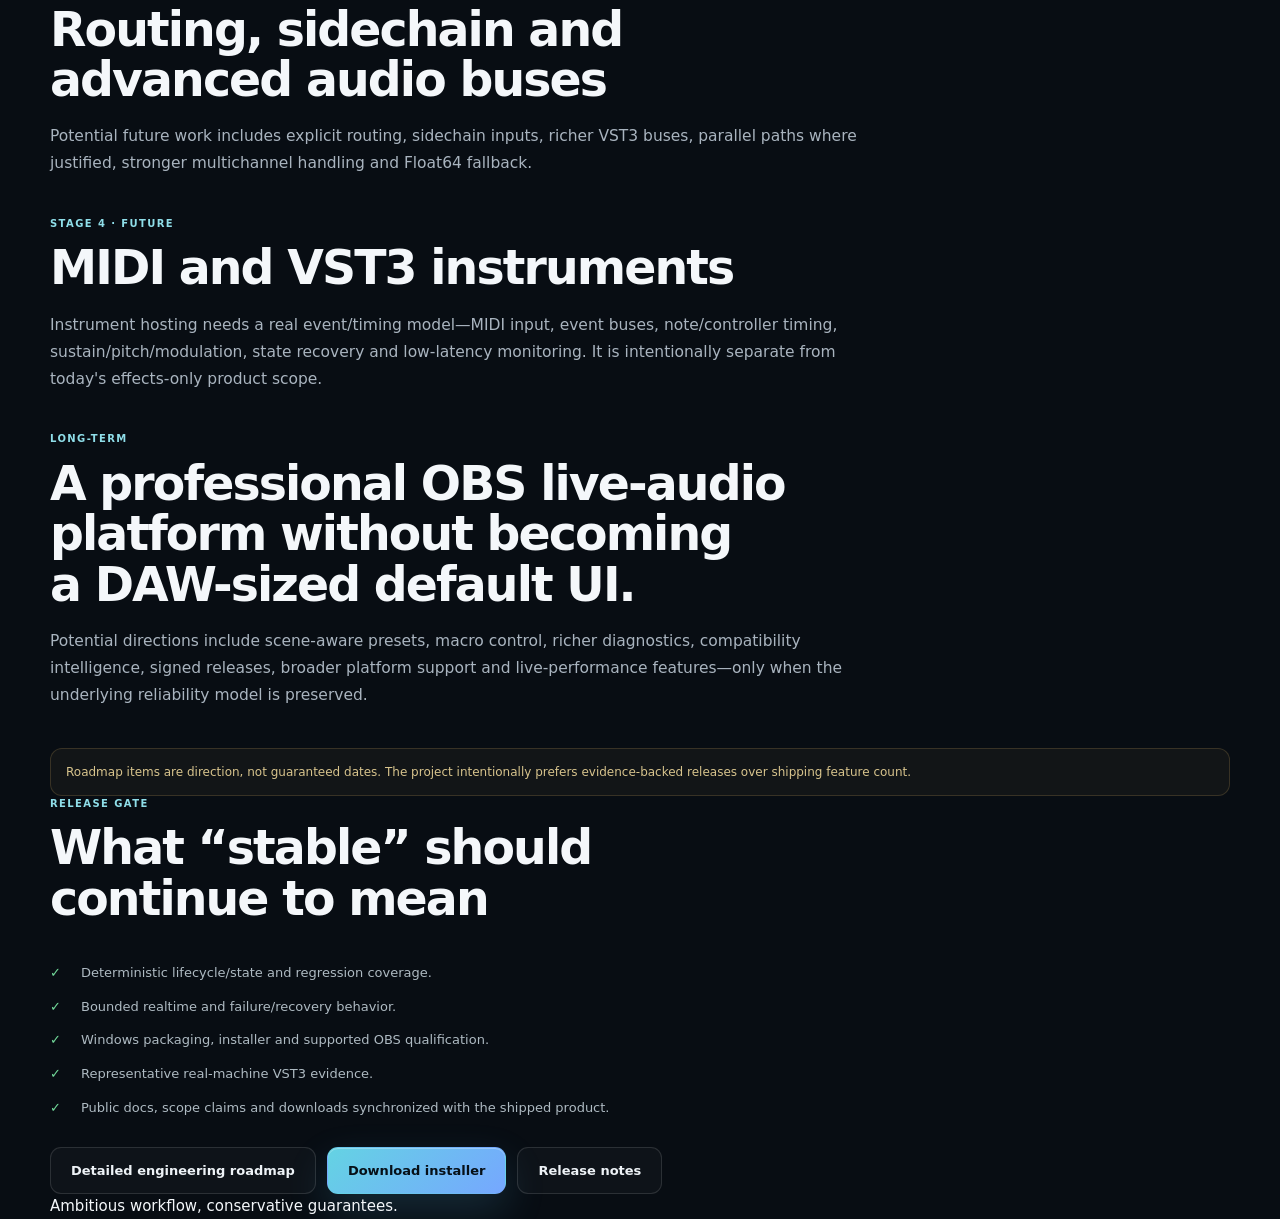
<file: obs-vst3/roadmap.html>
<!doctype html>
<html lang="en">
<head>
  <meta charset="utf-8"><meta name="viewport" content="width=device-width,initial-scale=1">
  <meta name="theme-color" content="#071019">
  <title>Roadmap — OBS Safe VST3 Host</title>
  <meta name="description" content="OBS Safe VST3 Host roadmap: stable Single Host and durable serial VST3 Rack today, with routing, sidechain, MIDI and broader platform work considered for future stages.">
  <link rel="canonical" href="https://masarray.github.io/obs-vst3/roadmap.html">
  <link rel="stylesheet" href="site.css">
  <script defer src="release-sync.js"></script>
</head>
<body>
<header class="nav"><div class="wrap navin"><a class="brand" href="./"><span class="mark">V3</span><span>OBS Safe VST3 Host</span></a><nav class="navlinks"><a href="./">Overview</a><a href="install.html">Install</a><a href="compatibility.html">Compatibility</a><a href="safety.html">Safety</a><a class="navcta" data-download="installer" href="https://github.com/masarray/obs-vst3/releases/latest/download/OBS-Safe-VST3-Host-Setup-x64.exe">Download installer</a></nav></div></header>
<main>
<section class="hero"><div class="wrap"><div class="eyebrow"><span class="pulse"></span> Product roadmap · public stable <span data-release-version>latest stable</span></div><h1>Stable Single Host. Durable serial Rack. Expand only without weakening the live-safety contract.</h1><p class="lead">The roadmap is intentionally staged. New breadth matters only if realtime behavior, recovery, OBS integration, packaging and user workflow remain dependable enough for live use.</p></div></section>

<section><div class="wrap"><div class="sectionHead"><div class="kicker">Stage 1</div><h2>Safe VST3 Single Host — stable</h2><p>The focused one-effect filter remains the simplest way to use a modern VST3 effect in OBS.</p></div><div class="grid3">
<article class="card"><div class="icon">1FX</div><h3>Simple workflow</h3><p>Installed discovery, one selected effect and direct access to its native vendor interface.</p></article>
<article class="card"><div class="icon">ISO</div><h3>Isolation</h3><p>VST3 runtime and scanner stay outside the OBS process, with state persistence and bounded recovery.</p></article>
<article class="card"><div class="icon">DRY</div><h3>Fail-dry</h3><p>A missing/late isolated wet result does not justify deliberately stalling OBS's realtime audio path.</p></article>
</div></div></section>

<section><div class="wrap"><div class="sectionHead"><div class="kicker">Stage 2 · current stable</div><h2>Safe VST3 Rack — stable and durable</h2><p>The public serial Rack provides a compact helper-owned editor, real master controls and metering, durable working-state recall and split-component VST3 state safety.</p></div><div class="grid3">
<article class="card"><div class="icon">RACK</div><h3>Serial chain</h3><p>Multiple effects with stable slots, add/replace/remove/reorder and bypass.</p></article>
<article class="card"><div class="icon">GUI</div><h3>Graphical editor</h3><p>A dedicated helper-owned Rack Editor with native vendor-editor orchestration and compact broadcast-oriented controls.</p></article>
<article class="card"><div class="icon">SAVE</div><h3>Automatic recall + presets</h3><p>The current working Rack survives normal OBS restarts automatically, while named presets remain independent reusable chains.</p></article>
</div></div></section>

<section><div class="wrap"><div class="sectionHead"><div class="kicker">Current Rack reliability contract</div><h2>Persistence must not weaken realtime safety.</h2></div><div class="ticks">
<div class="tick"><span>✓</span><div>CRC-protected atomic working-session writes with last-known-good recovery.</div></div>
<div class="tick"><span>✓</span><div>DSP-safe state capture without a realtime-required control mutex.</div></div>
<div class="tick"><span>✓</span><div>Dry-first restore followed by atomic whole-generation publication.</div></div>
<div class="tick"><span>✓</span><div>Split controller/processor VST3 edits synchronized before state capture.</div></div>
<div class="tick"><span>✓</span><div>Storage failure is surfaced as Needs Attention rather than silent nonpersistent operation.</div></div>
</div></div></section>

<section><div class="wrap"><div class="sectionHead"><div class="kicker">Stage 3 · future</div><h2>Routing, sidechain and advanced audio buses</h2><p>Potential future work includes explicit routing, sidechain inputs, richer VST3 buses, parallel paths where justified, stronger multichannel handling and Float64 fallback.</p></div></div></section>
<section><div class="wrap"><div class="sectionHead"><div class="kicker">Stage 4 · future</div><h2>MIDI and VST3 instruments</h2><p>Instrument hosting needs a real event/timing model—MIDI input, event buses, note/controller timing, sustain/pitch/modulation, state recovery and low-latency monitoring. It is intentionally separate from today's effects-only product scope.</p></div></div></section>
<section><div class="wrap"><div class="sectionHead"><div class="kicker">Long-term</div><h2>A professional OBS live-audio platform without becoming a DAW-sized default UI.</h2><p>Potential directions include scene-aware presets, macro control, richer diagnostics, compatibility intelligence, signed releases, broader platform support and live-performance features—only when the underlying reliability model is preserved.</p></div><div class="notice">Roadmap items are direction, not guaranteed dates. The project intentionally prefers evidence-backed releases over shipping feature count.</div></div></section>

<section><div class="wrap"><div class="sectionHead"><div class="kicker">Release gate</div><h2>What “stable” should continue to mean</h2></div><div class="ticks">
<div class="tick"><span>✓</span><div>Deterministic lifecycle/state and regression coverage.</div></div>
<div class="tick"><span>✓</span><div>Bounded realtime and failure/recovery behavior.</div></div>
<div class="tick"><span>✓</span><div>Windows packaging, installer and supported OBS qualification.</div></div>
<div class="tick"><span>✓</span><div>Representative real-machine VST3 evidence.</div></div>
<div class="tick"><span>✓</span><div>Public docs, scope claims and downloads synchronized with the shipped product.</div></div>
</div><div class="actions"><a class="btn secondary" href="https://github.com/masarray/obs-vst3/blob/main/ROADMAP.md">Detailed engineering roadmap</a><a class="btn primary" data-download="installer" href="https://github.com/masarray/obs-vst3/releases/latest/download/OBS-Safe-VST3-Host-Setup-x64.exe">Download installer</a><a class="btn secondary" data-download="release" href="https://github.com/masarray/obs-vst3/releases/latest">Release notes</a></div></div></section>
</main>
<footer><div class="wrap">Ambitious workflow, conservative guarantees.</div></footer>
</body></html>
</file>
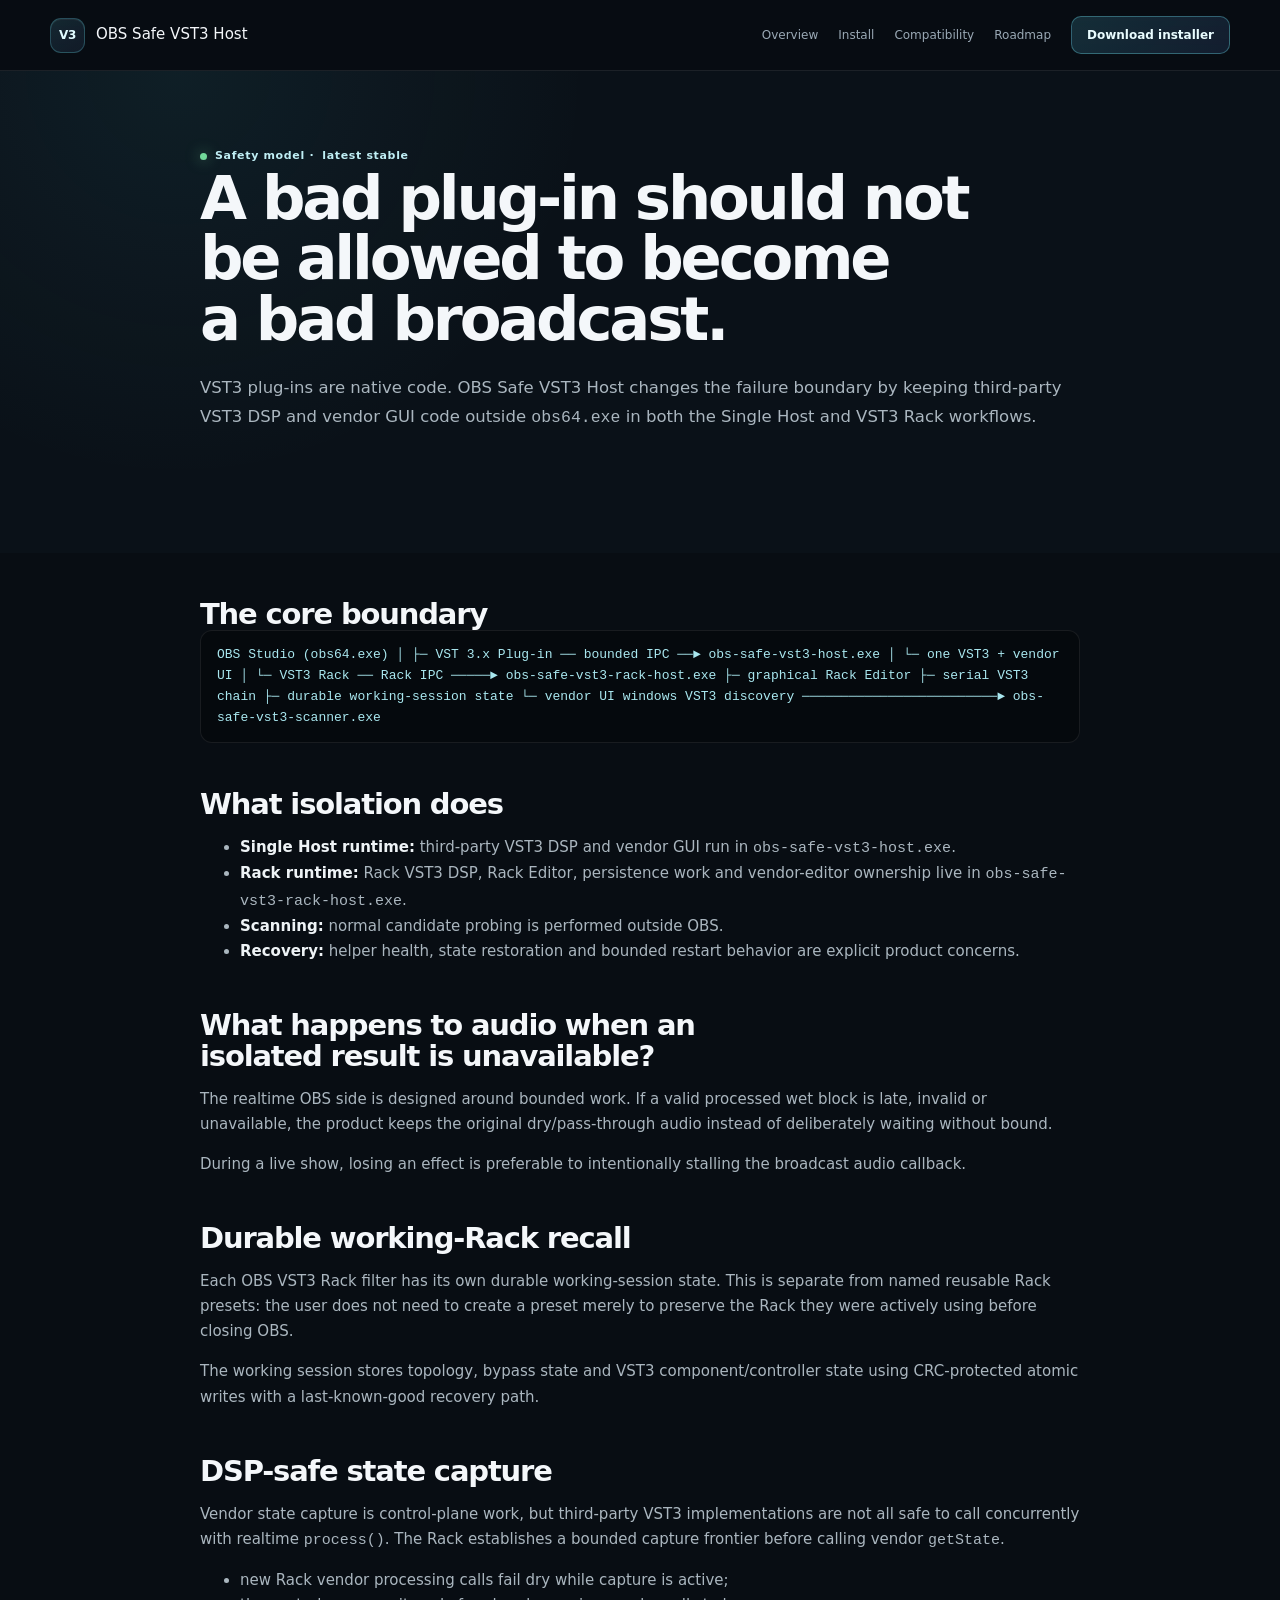
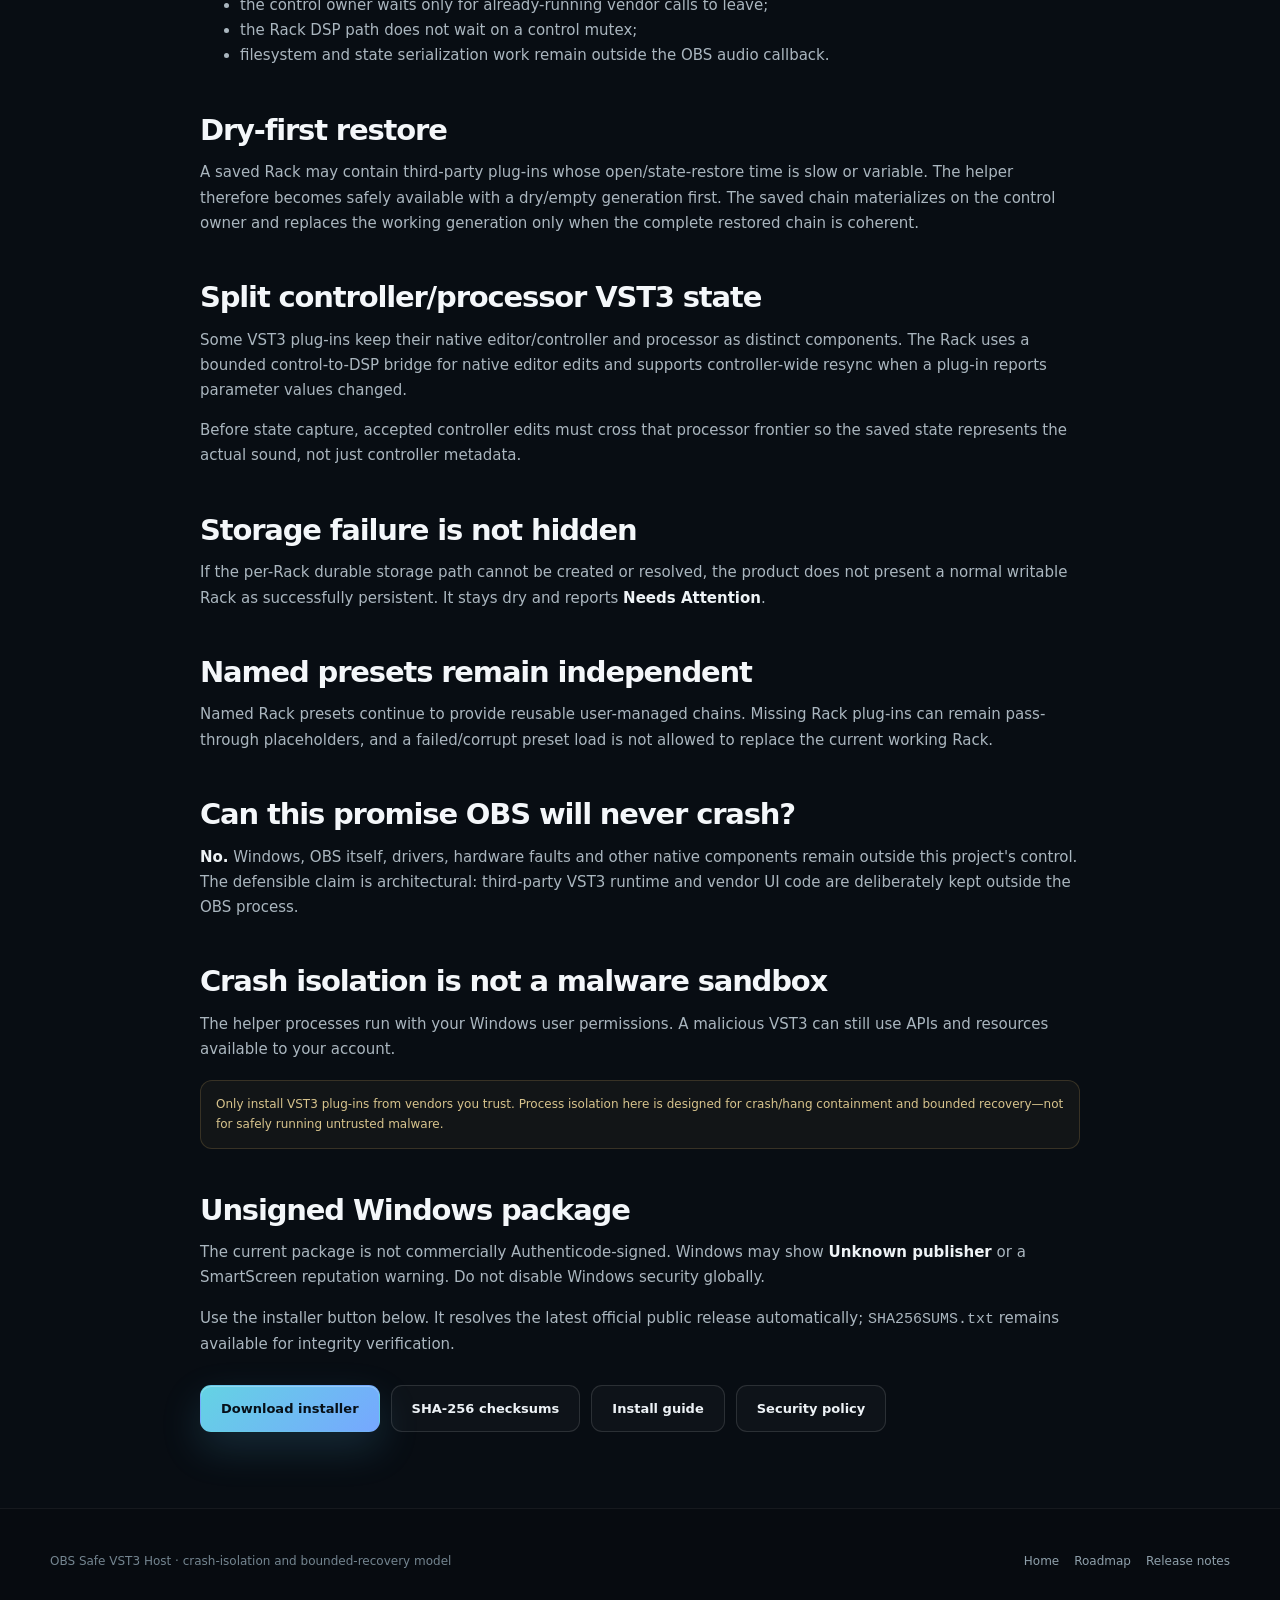
<file: obs-vst3/safety.html>
<!doctype html>
<html lang="en">
<head>
  <meta charset="utf-8">
  <meta name="viewport" content="width=device-width,initial-scale=1">
  <meta name="theme-color" content="#071019">
  <title>VST3 Safety in OBS — Isolation, Fail-Dry and Recovery</title>
  <meta name="description" content="Safety model for OBS Safe VST3 Host: isolated Single and Rack helpers, DSP-safe state capture, durable working-Rack recall, isolated scanning and bounded fail-dry audio.">
  <meta name="robots" content="index,follow,max-snippet:-1">
  <link rel="canonical" href="https://masarray.github.io/obs-vst3/safety.html">
  <link rel="stylesheet" href="site.css">
  <script defer src="release-sync.js"></script>
  <meta property="og:title" content="VST3 Safety in OBS — Isolation, Fail-Dry and Recovery">
  <meta property="og:description" content="See how OBS Safe VST3 Host keeps third-party VST3 runtime and vendor GUI code outside obs64.exe for both Single Host and Rack workflows.">
  <meta property="og:url" content="https://masarray.github.io/obs-vst3/safety.html">
  <meta property="og:type" content="article">
</head>
<body>
<header class="nav"><div class="wrap navin"><a class="brand" href="./"><span class="mark">V3</span><span>OBS Safe VST3 Host</span></a><nav class="navlinks"><a href="./">Overview</a><a href="install.html">Install</a><a href="compatibility.html">Compatibility</a><a href="roadmap.html">Roadmap</a><a class="navcta" data-download="installer" href="https://github.com/masarray/obs-vst3/releases/latest/download/OBS-Safe-VST3-Host-Setup-x64.exe">Download installer</a></nav></div></header>
<main>
<section class="pageHero"><div class="wrap prose"><div class="eyebrow"><span class="pulse"></span> Safety model · <span data-release-version>latest stable</span></div><h1><span class="gradient">A bad plug-in should not be allowed to become a bad broadcast.</span></h1><p class="lead">VST3 plug-ins are native code. OBS Safe VST3 Host changes the failure boundary by keeping third-party VST3 DSP and vendor GUI code outside <code>obs64.exe</code> in both the Single Host and VST3 Rack workflows.</p></div></section>
<section><div class="wrap prose">
<h2>The core boundary</h2>
<div class="code">OBS Studio (obs64.exe)
   │
   ├─ VST 3.x Plug-in  ── bounded IPC ──► obs-safe-vst3-host.exe
   │                                      └─ one VST3 + vendor UI
   │
   └─ VST3 Rack        ── Rack IPC ─────► obs-safe-vst3-rack-host.exe
                                          ├─ graphical Rack Editor
                                          ├─ serial VST3 chain
                                          ├─ durable working-session state
                                          └─ vendor UI windows

VST3 discovery ─────────────────────────► obs-safe-vst3-scanner.exe</div>

<h2>What isolation does</h2>
<ul>
<li><strong>Single Host runtime:</strong> third-party VST3 DSP and vendor GUI run in <code>obs-safe-vst3-host.exe</code>.</li>
<li><strong>Rack runtime:</strong> Rack VST3 DSP, Rack Editor, persistence work and vendor-editor ownership live in <code>obs-safe-vst3-rack-host.exe</code>.</li>
<li><strong>Scanning:</strong> normal candidate probing is performed outside OBS.</li>
<li><strong>Recovery:</strong> helper health, state restoration and bounded restart behavior are explicit product concerns.</li>
</ul>

<h2>What happens to audio when an isolated result is unavailable?</h2>
<p>The realtime OBS side is designed around bounded work. If a valid processed wet block is late, invalid or unavailable, the product keeps the original dry/pass-through audio instead of deliberately waiting without bound.</p>
<p>During a live show, losing an effect is preferable to intentionally stalling the broadcast audio callback.</p>

<h2>Durable working-Rack recall</h2>
<p>Each OBS VST3 Rack filter has its own durable working-session state. This is separate from named reusable Rack presets: the user does not need to create a preset merely to preserve the Rack they were actively using before closing OBS.</p>
<p>The working session stores topology, bypass state and VST3 component/controller state using CRC-protected atomic writes with a last-known-good recovery path.</p>

<h2>DSP-safe state capture</h2>
<p>Vendor state capture is control-plane work, but third-party VST3 implementations are not all safe to call concurrently with realtime <code>process()</code>. The Rack establishes a bounded capture frontier before calling vendor <code>getState</code>.</p>
<ul>
<li>new Rack vendor processing calls fail dry while capture is active;</li>
<li>the control owner waits only for already-running vendor calls to leave;</li>
<li>the Rack DSP path does not wait on a control mutex;</li>
<li>filesystem and state serialization work remain outside the OBS audio callback.</li>
</ul>

<h2>Dry-first restore</h2>
<p>A saved Rack may contain third-party plug-ins whose open/state-restore time is slow or variable. The helper therefore becomes safely available with a dry/empty generation first. The saved chain materializes on the control owner and replaces the working generation only when the complete restored chain is coherent.</p>

<h2>Split controller/processor VST3 state</h2>
<p>Some VST3 plug-ins keep their native editor/controller and processor as distinct components. The Rack uses a bounded control-to-DSP bridge for native editor edits and supports controller-wide resync when a plug-in reports parameter values changed.</p>
<p>Before state capture, accepted controller edits must cross that processor frontier so the saved state represents the actual sound, not just controller metadata.</p>

<h2>Storage failure is not hidden</h2>
<p>If the per-Rack durable storage path cannot be created or resolved, the product does not present a normal writable Rack as successfully persistent. It stays dry and reports <strong>Needs Attention</strong>.</p>

<h2>Named presets remain independent</h2>
<p>Named Rack presets continue to provide reusable user-managed chains. Missing Rack plug-ins can remain pass-through placeholders, and a failed/corrupt preset load is not allowed to replace the current working Rack.</p>

<h2>Can this promise OBS will never crash?</h2>
<p><strong>No.</strong> Windows, OBS itself, drivers, hardware faults and other native components remain outside this project's control. The defensible claim is architectural: third-party VST3 runtime and vendor UI code are deliberately kept outside the OBS process.</p>

<h2>Crash isolation is not a malware sandbox</h2>
<p>The helper processes run with your Windows user permissions. A malicious VST3 can still use APIs and resources available to your account.</p>
<div class="notice">Only install VST3 plug-ins from vendors you trust. Process isolation here is designed for crash/hang containment and bounded recovery—not for safely running untrusted malware.</div>

<h2>Unsigned Windows package</h2>
<p>The current package is not commercially Authenticode-signed. Windows may show <strong>Unknown publisher</strong> or a SmartScreen reputation warning. Do not disable Windows security globally.</p>
<p>Use the installer button below. It resolves the latest official public release automatically; <code>SHA256SUMS.txt</code> remains available for integrity verification.</p>

<div class="actions"><a class="btn primary" data-download="installer" href="https://github.com/masarray/obs-vst3/releases/latest/download/OBS-Safe-VST3-Host-Setup-x64.exe">Download installer</a><a class="btn secondary" data-download="checksums" href="https://github.com/masarray/obs-vst3/releases/latest/download/SHA256SUMS.txt">SHA-256 checksums</a><a class="btn secondary" href="install.html">Install guide</a><a class="btn secondary" href="https://github.com/masarray/obs-vst3/blob/main/SECURITY.md">Security policy</a></div>
</div></section>
</main>
<footer class="footer"><div class="wrap footerIn"><div>OBS Safe VST3 Host · crash-isolation and bounded-recovery model</div><div class="footerLinks"><a href="./">Home</a><a href="roadmap.html">Roadmap</a><a data-download="release" href="https://github.com/masarray/obs-vst3/releases/latest">Release notes</a></div></div></footer>
</body></html>
</file>
<file: styles.css>
:root {
  color-scheme: dark;
  --bg: #0b1013;
  --bg-soft: #10171b;
  --surface: #151d22;
  --surface-2: #1b252b;
  --surface-3: #222e35;
  --line: rgba(255,255,255,.09);
  --line-strong: rgba(255,255,255,.16);
  --text: #f6f8f5;
  --muted: #b5c0c4;
  --muted-2: #7f8d93;
  --accent: #ff873f;
  --accent-hover: #ff985d;
  --accent-soft: rgba(255,135,63,.13);
  --accent-ink: #201108;
  --cyan: #7bdbe3;
  --cyan-soft: rgba(123,219,227,.12);
  --content-bg: #0f1519;
  --content-surface: #151d22;
  --content-surface-2: #1a242a;
  --content-hover: #1b252b;
  --content-text: #f4f7f4;
  --content-muted: #adb9be;
  --content-subtle: #7e8d93;
  --content-line: rgba(255,255,255,.10);
  --content-line-strong: rgba(255,255,255,.17);
  --chip-bg: rgba(255,255,255,.055);
  --control-bg: rgba(255,255,255,.045);
  --shadow: 0 24px 80px rgba(0,0,0,.34);
  --card-shadow: 0 14px 40px rgba(0,0,0,.18);
  --radius: 16px;
  --shell: 1180px;
  --font: Inter, ui-sans-serif, -apple-system, BlinkMacSystemFont, "Segoe UI", sans-serif;
}

html[data-theme="light"] {
  color-scheme: light;
  --bg: #f3f5f2;
  --bg-soft: #e9ece8;
  --surface: #ffffff;
  --surface-2: #f7f8f5;
  --surface-3: #edf0ec;
  --line: rgba(16,24,28,.10);
  --line-strong: rgba(16,24,28,.18);
  --text: #12191d;
  --muted: #56646b;
  --muted-2: #7b878d;
  --accent: #e96f27;
  --accent-hover: #f07d36;
  --accent-soft: rgba(233,111,39,.11);
  --accent-ink: #ffffff;
  --cyan: #168d98;
  --cyan-soft: rgba(22,141,152,.10);
  --content-bg: #f5f7f4;
  --content-surface: #ffffff;
  --content-surface-2: #f7f8f5;
  --content-hover: #f0f2ee;
  --content-text: #151c20;
  --content-muted: #5d696f;
  --content-subtle: #7a868b;
  --content-line: rgba(16,24,28,.105);
  --content-line-strong: rgba(16,24,28,.18);
  --chip-bg: rgba(16,24,28,.055);
  --control-bg: rgba(255,255,255,.88);
  --shadow: 0 24px 70px rgba(31,42,47,.13);
  --card-shadow: 0 14px 35px rgba(31,42,47,.08);
}

* { box-sizing: border-box; }
html { scroll-behavior: smooth; scroll-padding-top: 80px; }
body {
  margin: 0;
  min-width: 320px;
  overflow-x: hidden;
  background: var(--bg);
  color: var(--text);
  font-family: var(--font);
  font-size: 15px;
  line-height: 1.6;
  -webkit-font-smoothing: antialiased;
  text-rendering: optimizeLegibility;
}
button, input, select { font: inherit; }
a { color: inherit; }
img, svg { display: block; }
button, a { -webkit-tap-highlight-color: transparent; }
button, input, select, a { outline-offset: 3px; }
:focus-visible { outline: 2px solid color-mix(in srgb, var(--accent) 86%, white); }
::selection { background: rgba(255,135,63,.30); }

.shell { width: min(var(--shell), calc(100% - 40px)); margin-inline: auto; }
.skip-link {
  position: fixed; z-index: 1000; left: 16px; top: 12px;
  transform: translateY(-160%); padding: 10px 14px; border-radius: 9px;
  background: var(--text); color: var(--bg); text-decoration: none;
}
.skip-link:focus { transform: translateY(0); }
.sr-only { position: absolute; width: 1px; height: 1px; padding: 0; margin: -1px; overflow: hidden; clip: rect(0,0,0,0); white-space: nowrap; border: 0; }

.site-header {
  position: fixed; z-index: 100; inset: 0 0 auto;
  height: 68px; border-bottom: 1px solid transparent;
  transition: background .2s ease, border-color .2s ease, backdrop-filter .2s ease;
}
.site-header.scrolled {
  background: color-mix(in srgb, var(--bg) 91%, transparent);
  border-color: var(--line);
  backdrop-filter: blur(18px);
}
.nav-shell { height: 100%; display: flex; align-items: center; gap: 36px; }
.brand { display: inline-flex; align-items: center; gap: 11px; text-decoration: none; font-size: 17px; font-weight: 650; letter-spacing: -.025em; }
.brand-mark { width: 34px; height: 34px; color: var(--accent); }
.brand-mark rect { fill: var(--surface-2); stroke: var(--line-strong); }
.brand-mark path { fill: none; stroke: currentColor; stroke-width: 2.7; stroke-linecap: round; stroke-linejoin: round; }
.desktop-nav { display: flex; align-items: center; gap: 26px; margin-left: auto; }
.desktop-nav a { color: var(--muted); text-decoration: none; font-size: 13px; transition: color .16s ease; }
.desktop-nav a:hover { color: var(--text); }
.header-actions { display: flex; align-items: center; gap: 10px; }
.icon-button, .github-link {
  height: 36px; border: 1px solid var(--line);
  background: color-mix(in srgb, var(--surface) 78%, transparent);
  border-radius: 10px; color: var(--text);
}
.icon-button { width: 36px; display: grid; place-items: center; cursor: pointer; }
.icon-button svg { width: 17px; height: 17px; fill: none; stroke: currentColor; stroke-width: 1.7; stroke-linecap: round; }
html[data-theme="dark"] .sun-icon, html[data-theme="light"] .moon-icon { display: none; }
.github-link { display: inline-flex; align-items: center; gap: 8px; padding: 0 13px; text-decoration: none; font-size: 12px; font-weight: 570; }
.github-link svg { width: 14px; fill: none; stroke: currentColor; stroke-width: 1.8; }

.hero {
  position: relative; min-height: 730px; overflow: hidden;
  padding: 150px 0 96px;
  background:
    radial-gradient(circle at 74% 32%, var(--cyan-soft), transparent 28%),
    radial-gradient(circle at 20% 16%, var(--accent-soft), transparent 30%);
}
.hero-grid {
  position: absolute; inset: 0; opacity: .25; pointer-events: none;
  background-image: linear-gradient(var(--line) 1px, transparent 1px), linear-gradient(90deg, var(--line) 1px, transparent 1px);
  background-size: 72px 72px;
  mask-image: linear-gradient(to bottom, rgba(0,0,0,.75), transparent 88%);
}
.hero-orbit { position: absolute; border: 1px solid var(--line); border-radius: 50%; pointer-events: none; }
.orbit-one { width: 720px; height: 720px; right: -300px; top: -250px; }
.orbit-two { width: 480px; height: 480px; right: -170px; top: -120px; }
.hero-shell { position: relative; display: grid; grid-template-columns: 1.02fr .98fr; gap: 74px; align-items: center; }
.eyebrow { display: flex; align-items: center; gap: 10px; margin: 0 0 18px; color: var(--cyan); font-size: 11px; letter-spacing: .17em; font-weight: 700; }
.eyebrow span { width: 22px; height: 1px; background: currentColor; }
.eyebrow.dark { color: var(--accent); }
h1, h2, h3, p { margin-top: 0; }
h1 { max-width: 650px; margin-bottom: 25px; font-size: clamp(48px, 6.5vw, 82px); line-height: .99; letter-spacing: -.06em; font-weight: 470; }
h1 em { color: var(--accent); font-style: normal; font-weight: 470; }
.hero-lead { max-width: 610px; margin-bottom: 32px; color: var(--muted); font-size: 17px; line-height: 1.75; }
.hero-actions { display: flex; flex-wrap: wrap; gap: 10px; }
.button {
  min-height: 45px; display: inline-flex; align-items: center; justify-content: center; gap: 8px;
  padding: 0 19px; border: 1px solid transparent; border-radius: 10px;
  text-decoration: none; font-size: 13px; font-weight: 620;
  transition: transform .16s ease, border-color .16s ease, background .16s ease, box-shadow .16s ease;
}
.button:hover { transform: translateY(-1px); }
.button-primary { background: var(--accent); color: var(--accent-ink); box-shadow: 0 8px 24px rgba(255,135,63,.16); }
.button-primary:hover { background: var(--accent-hover); }
.button-secondary { border-color: var(--line-strong); background: color-mix(in srgb, var(--surface) 72%, transparent); color: var(--text); }
.button-secondary:hover { border-color: color-mix(in srgb, var(--accent) 55%, var(--line)); }
.button.compact { min-height: 39px; padding-inline: 15px; font-size: 12px; }
.button-light { background: #f4f4ef; color: #151a1d; white-space: nowrap; }
.hero-meta { display: flex; gap: 30px; margin-top: 46px; padding-top: 24px; border-top: 1px solid var(--line); }
.hero-meta div { min-width: 92px; }
.hero-meta strong { display: block; font-size: 20px; line-height: 1.2; font-weight: 620; letter-spacing: -.03em; }
.hero-meta span { display: block; margin-top: 4px; color: var(--muted-2); font-size: 11px; }

.hero-console {
  position: relative; overflow: hidden; border: 1px solid var(--line-strong); border-radius: 16px;
  background: color-mix(in srgb, var(--surface) 91%, transparent); box-shadow: var(--shadow);
}
.hero-console::before { content: ""; position: absolute; inset: 0; pointer-events: none; background: linear-gradient(130deg, rgba(255,255,255,.055), transparent 27%); }
.console-topbar { height: 43px; display: flex; align-items: center; gap: 6px; padding: 0 15px; border-bottom: 1px solid var(--line); color: var(--muted-2); font-size: 9px; letter-spacing: .11em; }
.console-topbar > span { width: 7px; height: 7px; border-radius: 50%; background: var(--line-strong); }
.console-topbar b { margin-left: 7px; font-weight: 600; }
.console-topbar i { margin-left: auto; color: var(--cyan); font-style: normal; }
.console-screen { padding: 22px 22px 8px; }
.scope {
  height: 124px; display: grid; place-items: center; overflow: hidden;
  border: 1px solid var(--line); border-radius: 10px; color: var(--accent);
  background-image: linear-gradient(var(--line) 1px, transparent 1px), linear-gradient(90deg, var(--line) 1px, transparent 1px);
  background-size: 24px 24px;
}
.scope svg { width: 100%; height: 100%; filter: drop-shadow(0 0 8px rgba(255,135,63,.30)); }
.console-row { min-height: 58px; display: grid; grid-template-columns: 34px 1fr 1.25fr 44px; align-items: center; border-bottom: 1px solid var(--line); gap: 12px; }
.console-row > span { color: var(--muted-2); font-size: 10px; }
.console-row b { font-size: 13px; font-weight: 580; }
.console-row i { color: var(--muted); font-size: 11px; font-style: normal; }
.console-row em { position: relative; height: 4px; border-radius: 10px; background: var(--line); }
.console-row em::after { content: ""; position: absolute; inset: 0 auto 0 0; width: 58%; border-radius: inherit; background: var(--cyan); opacity: .72; }
.console-row:nth-child(3) em::after { width: 78%; background: var(--accent); }
.console-row:nth-child(4) em::after { width: 69%; }
.console-row:nth-child(5) em::after { width: 46%; }
.console-footer { height: 46px; display: flex; justify-content: space-between; align-items: center; padding: 0 22px; color: var(--muted-2); font-size: 10px; }
.console-footer span:first-child { display: flex; align-items: center; gap: 7px; }
.console-footer i { width: 6px; height: 6px; border-radius: 50%; background: var(--cyan); box-shadow: 0 0 10px var(--cyan); }

.featured-section, .catalog-section, .domains-section, .about-section { background: var(--content-bg); color: var(--content-text); }
.featured-section { padding: 96px 0 72px; }
.section-heading { margin-bottom: 38px; }
.section-heading h2 { margin-bottom: 0; font-size: clamp(31px, 4vw, 49px); line-height: 1.08; font-weight: 500; letter-spacing: -.048em; }
.split-heading { display: grid; grid-template-columns: 1.1fr .62fr; align-items: end; gap: 80px; }
.split-heading > p, .catalog-heading > p { margin-bottom: 3px; color: var(--content-muted); font-size: 14px; line-height: 1.75; }

.featured-grid { display: grid; grid-template-columns: 1.6fr .75fr; gap: 16px; }
.featured-product { position: relative; overflow: hidden; min-height: 390px; border: 1px solid var(--content-line); border-radius: var(--radius); }
.featured-main { display: grid; grid-template-columns: .9fr 1.1fr; background: #141b1f; color: #f4f6f3; }
.featured-copy { position: relative; z-index: 2; display: flex; flex-direction: column; justify-content: center; padding: 38px; }
.product-badges { display: flex; flex-wrap: wrap; gap: 7px; margin-bottom: 24px; }
.product-badges span { padding: 5px 8px; border: 1px solid rgba(255,255,255,.13); border-radius: 6px; color: #a9b4b8; font-size: 9px; letter-spacing: .12em; }
.featured-copy h3 { margin-bottom: 18px; font-size: 42px; line-height: 1; font-weight: 540; letter-spacing: -.045em; }
.featured-copy h3 em { color: var(--accent); font-style: normal; }
.featured-copy p { color: #acb6ba; line-height: 1.72; }
.product-links { display: flex; align-items: center; gap: 18px; margin-top: 12px; }
.text-link { display: inline-flex; align-items: center; gap: 7px; color: inherit; text-decoration: none; font-size: 12px; }
.text-link span { color: var(--accent); }
.text-link.strong { margin-top: 16px; font-weight: 620; }
.featured-visual { display: grid; place-items: center; padding: 28px 22px 28px 0; background: radial-gradient(circle at 55% 45%, rgba(255,135,63,.13), transparent 46%); }
.mixer-window { width: 100%; max-width: 430px; overflow: hidden; transform: perspective(900px) rotateY(-8deg) rotateX(3deg); border: 1px solid rgba(255,255,255,.15); border-radius: 12px; background: #0c1114; box-shadow: 0 28px 55px rgba(0,0,0,.43); }
.mixer-title { height: 35px; display: flex; align-items: center; gap: 5px; padding: 0 12px; border-bottom: 1px solid rgba(255,255,255,.08); color: #7f8c91; }
.mixer-title span { width: 6px; height: 6px; border-radius: 50%; background: rgba(255,255,255,.14); }
.mixer-title b { margin-left: 7px; font-size: 8px; letter-spacing: .13em; font-weight: 600; }
.mixer-body { height: 250px; display: grid; grid-template-columns: repeat(4,1fr); gap: 7px; padding: 16px; }
.channel { position: relative; display: flex; flex-direction: column; align-items: center; padding: 14px 8px 12px; border: 1px solid rgba(255,255,255,.075); border-radius: 8px; background: rgba(255,255,255,.025); }
.channel i { width: 25px; height: 25px; margin-bottom: 10px; border: 1px solid rgba(255,255,255,.15); border-radius: 50%; }
.channel b { position: relative; width: 4px; height: 92px; margin-top: 2px; border-radius: 8px; background: rgba(255,255,255,.08); }
.channel b::before { content: ""; position: absolute; inset: auto 0 0; height: var(--level); border-radius: inherit; background: var(--cyan); opacity: .75; }
.channel b::after { content: ""; position: absolute; left: 50%; bottom: calc(var(--level) - 4px); width: 18px; height: 8px; transform: translateX(-50%); border-radius: 3px; background: #d5dad8; box-shadow: 0 2px 5px rgba(0,0,0,.35); }
.channel span { margin-top: auto; color: #7b888d; font-size: 7px; letter-spacing: .08em; }
.channel.accent { border-color: rgba(255,135,63,.25); }
.channel.accent b::before { background: var(--accent); }
.featured-secondary { display: flex; flex-direction: column; justify-content: flex-end; padding: 34px; background: var(--content-surface); color: var(--content-text); }
.featured-secondary::before { content: ""; position: absolute; width: 260px; height: 260px; border: 1px solid var(--content-line); border-radius: 50%; right: -120px; top: -100px; box-shadow: 0 0 0 42px color-mix(in srgb, var(--content-text) 2.5%, transparent), 0 0 0 84px color-mix(in srgb, var(--content-text) 1.8%, transparent); }
.mini-label { position: relative; margin-bottom: 14px; color: var(--accent); font-size: 10px; font-weight: 700; letter-spacing: .14em; }
.featured-secondary h3 { position: relative; max-width: 290px; margin-bottom: 15px; font-size: 29px; line-height: 1.12; font-weight: 510; letter-spacing: -.04em; }
.featured-secondary > p:not(.mini-label) { position: relative; color: var(--content-muted); font-size: 13px; }
.sync-note { position: relative; display: flex; align-items: center; gap: 8px; margin-top: 15px; color: var(--content-muted); font-size: 10px; }
.status-dot { width: 7px; height: 7px; border-radius: 50%; background: #31b984; box-shadow: 0 0 0 4px rgba(49,185,132,.13); }

.catalog-section { position: relative; padding: 88px 0 110px; overflow: hidden; }
.catalog-section::before {
  content: ""; position: absolute; inset: 0; pointer-events: none;
  background: radial-gradient(circle at 96% 5%, var(--accent-soft), transparent 25%), linear-gradient(to bottom, transparent, color-mix(in srgb, var(--content-surface) 32%, transparent));
  opacity: .72;
}
.catalog-section > .shell { position: relative; }
.catalog-heading { display: grid; grid-template-columns: 1fr .55fr; align-items: end; gap: 80px; margin-bottom: 34px; }
.catalog-heading h2 { max-width: 720px; text-wrap: balance; }
.catalog-toolbar {
  display: grid; grid-template-columns: minmax(300px, 1fr) auto; align-items: center; gap: 18px;
  margin-bottom: 20px; padding: 12px; border: 1px solid var(--content-line); border-radius: 15px;
  background: color-mix(in srgb, var(--content-surface) 92%, transparent); box-shadow: var(--card-shadow);
}
.search-box {
  width: 100%; min-width: 0; height: 48px; display: flex; align-items: center; gap: 11px; padding: 0 14px;
  border: 1px solid var(--content-line-strong); border-radius: 10px; background: var(--control-bg);
  transition: border-color .16s ease, box-shadow .16s ease, background .16s ease;
}
.search-box:hover { border-color: color-mix(in srgb, var(--content-text) 28%, var(--content-line)); }
.search-box:focus-within { border-color: color-mix(in srgb, var(--accent) 78%, transparent); box-shadow: 0 0 0 4px var(--accent-soft); background: var(--content-surface); }
.search-box svg { flex: 0 0 auto; width: 17px; height: 17px; fill: none; stroke: var(--content-subtle); stroke-width: 1.9; }
.search-box input { width: 100%; min-width: 0; border: 0; outline: 0; background: transparent; color: var(--content-text); font-size: 13.5px; font-weight: 500; }
.search-box input::placeholder { color: var(--content-subtle); }
kbd { min-width: 25px; padding: 1px 7px; border: 1px solid var(--content-line-strong); border-bottom-width: 2px; border-radius: 6px; color: var(--content-subtle); background: var(--content-surface-2); font: 10px/19px var(--font); text-align: center; }
.filter-list { display: flex; gap: 5px; padding: 4px; border: 1px solid var(--content-line); border-radius: 11px; background: var(--content-surface-2); }
.filter-button { min-height: 38px; padding: 0 13px; border: 1px solid transparent; border-radius: 8px; background: transparent; color: var(--content-muted); font-size: 11px; font-weight: 580; white-space: nowrap; cursor: pointer; transition: color .15s ease, background .15s ease, border-color .15s ease; }
.filter-button:hover { color: var(--content-text); background: color-mix(in srgb, var(--content-text) 4.5%, transparent); }
.filter-button.active { border-color: color-mix(in srgb, var(--accent) 34%, transparent); background: var(--accent-soft); color: color-mix(in srgb, var(--accent) 84%, var(--content-text)); }
.catalog-meta { min-height: 44px; display: flex; align-items: center; justify-content: space-between; margin-bottom: 12px; padding: 0 4px; border-bottom: 1px solid var(--content-line); }
.catalog-meta p { margin: 0; color: var(--content-subtle); font-size: 10.5px; font-weight: 600; text-transform: uppercase; letter-spacing: .105em; }
.catalog-meta strong { color: var(--content-text); font-weight: 760; }
.catalog-meta select { min-height: 34px; padding: 0 30px 0 10px; border: 1px solid transparent; border-radius: 8px; outline: 0; background: transparent; color: var(--content-muted); font-size: 11px; font-weight: 550; cursor: pointer; }
.catalog-meta select:hover { border-color: var(--content-line); color: var(--content-text); background: var(--content-surface); }
.product-list { min-height: 280px; display: grid; gap: 10px; }
.product-row {
  position: relative; display: grid; grid-template-columns: 42px minmax(0,1fr) 150px 190px; gap: 18px; align-items: center;
  min-height: 126px; padding: 18px 17px; border: 1px solid var(--content-line); border-radius: 13px;
  background: color-mix(in srgb, var(--content-surface) 94%, transparent); box-shadow: 0 1px 0 rgba(255,255,255,.025) inset;
  transition: transform .16s ease, border-color .16s ease, background .16s ease, box-shadow .16s ease;
}
.product-row::before { content: ""; position: absolute; inset: 14px auto 14px 0; width: 2px; border-radius: 0 2px 2px 0; background: var(--accent); opacity: 0; transition: opacity .16s ease; }
.product-row:hover { transform: translateY(-1px); border-color: color-mix(in srgb, var(--accent) 28%, var(--content-line)); background: var(--content-hover); box-shadow: var(--card-shadow); }
.product-row:hover::before { opacity: .8; }
.product-index { align-self: start; padding-top: 3px; color: var(--content-subtle); font-size: 10px; font-variant-numeric: tabular-nums; letter-spacing: .08em; }
.product-title-line { display: flex; align-items: center; flex-wrap: wrap; gap: 9px; margin-bottom: 7px; }
.product-summary h3 { margin: 0; color: var(--content-text); font-size: 18px; line-height: 1.25; font-weight: 680; letter-spacing: -.025em; }
.product-status { padding: 3px 7px; border: 1px solid rgba(49,185,132,.28); border-radius: 5px; color: #35b889; background: rgba(49,185,132,.07); font-size: 7.5px; font-weight: 730; letter-spacing: .10em; }
html[data-theme="light"] .product-status { color: #1f7e5b; }
.product-summary > p { max-width: 680px; margin-bottom: 10px; color: var(--content-muted); font-size: 12.5px; line-height: 1.58; }
.product-tags { display: flex; flex-wrap: wrap; gap: 5px; }
.product-tags span { padding: 3px 7px; border: 1px solid transparent; border-radius: 5px; background: var(--chip-bg); color: var(--content-subtle); font-size: 8px; font-weight: 620; text-transform: uppercase; letter-spacing: .065em; }
.product-info { display: flex; flex-direction: column; gap: 8px; color: var(--content-subtle); font-size: 9px; font-weight: 580; text-transform: uppercase; letter-spacing: .075em; }
.product-language { color: var(--content-muted); }
.product-language::before { content: ""; display: inline-block; width: 6px; height: 6px; margin-right: 7px; border-radius: 50%; background: var(--accent); box-shadow: 0 0 0 3px var(--accent-soft); }
.product-info time { line-height: 1.45; font-variant-numeric: tabular-nums; }
.product-actions { display: flex; align-items: center; justify-content: flex-end; gap: 7px; }
.product-actions a { min-height: 37px; display: inline-flex; align-items: center; justify-content: center; padding: 0 12px; border: 1px solid var(--content-line-strong); border-radius: 8px; color: var(--content-muted); background: var(--content-surface-2); text-decoration: none; font-size: 10px; font-weight: 640; transition: color .15s ease, border-color .15s ease, background .15s ease, transform .15s ease; }
.product-actions a:hover { transform: translateY(-1px); border-color: color-mix(in srgb, var(--accent) 52%, var(--content-line)); color: var(--content-text); background: var(--accent-soft); }
.product-actions .product-site { border-color: color-mix(in srgb, var(--accent) 32%, var(--content-line)); color: color-mix(in srgb, var(--accent) 78%, var(--content-text)); }
.product-actions .product-code { width: 37px; padding: 0; }
.product-code svg { width: 16px; height: 16px; fill: none; stroke: currentColor; stroke-width: 1.7; stroke-linecap: round; stroke-linejoin: round; }
.loading-row { min-height: 126px; display: grid; grid-template-columns: 42px 1fr; align-items: center; padding: 18px 17px; border: 1px solid var(--content-line); border-radius: 13px; background: var(--content-surface); }
.loading-row > span, .loading-row b, .loading-row i { display: block; border-radius: 8px; background: linear-gradient(90deg, color-mix(in srgb, var(--content-text) 5%, transparent), color-mix(in srgb, var(--content-text) 11%, transparent), color-mix(in srgb, var(--content-text) 5%, transparent)); background-size: 220% 100%; animation: shimmer 1.4s linear infinite; }
.loading-row > span { width: 22px; height: 9px; }
.loading-row b { width: min(280px,60%); height: 17px; margin-bottom: 11px; }
.loading-row i { width: min(580px,85%); height: 10px; }
.empty-state { padding: 54px 20px; border: 1px dashed var(--content-line-strong); border-radius: 13px; color: var(--content-muted); text-align: center; background: var(--content-surface); }
.empty-state strong { display: block; margin-bottom: 8px; color: var(--content-text); font-size: 17px; font-weight: 620; }
.noscript-note { padding: 20px; border: 1px solid var(--content-line); border-radius: 10px; color: var(--content-muted); background: var(--content-surface); }
@keyframes shimmer { to { background-position: -220% 0; } }

.domains-section { padding: 96px 0; border-top: 1px solid var(--content-line); }
.domain-list { border-top: 1px solid var(--content-line-strong); }
.domain-list article { min-height: 112px; display: grid; grid-template-columns: 56px 1fr 44px; gap: 20px; align-items: center; border-bottom: 1px solid var(--content-line-strong); }
.domain-list article > span { color: var(--content-subtle); font-size: 10px; }
.domain-list h3 { margin-bottom: 5px; color: var(--content-text); font-size: 18px; font-weight: 620; letter-spacing: -.025em; }
.domain-list p { margin-bottom: 0; color: var(--content-muted); font-size: 12px; }
.domain-list svg { width: 27px; height: 27px; justify-self: end; fill: none; stroke: var(--content-subtle); stroke-width: 1.5; stroke-linecap: round; stroke-linejoin: round; }

.about-section { padding: 104px 0 112px; border-top: 1px solid var(--content-line); }
.about-grid { display: grid; grid-template-columns: 1fr .78fr; gap: 100px; align-items: center; }
.about-copy h2 { max-width: 670px; margin-bottom: 24px; font-size: clamp(36px,5vw,60px); line-height: 1.04; font-weight: 490; letter-spacing: -.055em; }
.about-copy > p:not(.eyebrow) { max-width: 700px; color: var(--content-muted); line-height: 1.8; }
blockquote { position: relative; margin: 0; padding: 42px; border: 1px solid var(--content-line); border-radius: var(--radius); background: var(--content-surface); }
blockquote svg { width: 29px; fill: var(--accent); opacity: .82; }
blockquote p { margin: 40px 0 28px; color: var(--content-text); font-size: 26px; line-height: 1.28; font-weight: 500; letter-spacing: -.035em; }
blockquote footer { color: var(--content-subtle); font-size: 10px; text-transform: uppercase; letter-spacing: .13em; }

.cta-section { padding: 72px 0; background: #151b1f; color: #f2f3f0; }
.cta-shell { display: flex; align-items: center; justify-content: space-between; gap: 50px; }
.cta-shell h2 { max-width: 700px; margin-bottom: 0; font-size: clamp(31px,4vw,48px); line-height: 1.08; font-weight: 490; letter-spacing: -.045em; }
.site-footer { padding: 48px 0 30px; background: var(--bg); color: var(--text); }
.footer-grid { display: grid; grid-template-columns: 1fr 1.3fr auto; gap: 30px; align-items: center; }
.footer-brand .brand-mark { width: 30px; height: 30px; }
.footer-grid > p { margin: 0; color: var(--muted); font-size: 11px; }
.footer-grid > div { display: flex; gap: 18px; }
.footer-grid > div a { color: var(--muted); text-decoration: none; font-size: 10px; }
.footer-grid > div a:hover { color: var(--text); }
.footer-grid small { grid-column: 1 / -1; padding-top: 24px; border-top: 1px solid var(--line); color: var(--muted-2); font-size: 9px; }

@media (max-width: 1120px) {
  .catalog-toolbar { grid-template-columns: 1fr; }
  .filter-list { width: fit-content; max-width: 100%; overflow-x: auto; }
}
@media (max-width: 1040px) {
  .hero-shell { grid-template-columns: 1fr; gap: 55px; }
  .hero-copy { max-width: 760px; }
  .hero-console { max-width: 760px; }
  .featured-grid { grid-template-columns: 1fr; }
  .featured-secondary { min-height: 260px; }
  .product-row { grid-template-columns: 38px minmax(0,1fr) 182px; }
  .product-info { display: none; }
}
@media (max-width: 760px) {
  .shell { width: min(100% - 28px, var(--shell)); }
  .site-header { height: 61px; }
  .desktop-nav { display: none; }
  .nav-shell { gap: 14px; }
  .header-actions { margin-left: auto; }
  .github-link { width: 36px; padding: 0; font-size: 0; }
  .github-link svg { width: 16px; }
  .hero { min-height: auto; padding: 116px 0 72px; }
  .hero-grid { background-size: 48px 48px; }
  h1 { font-size: clamp(43px,14vw,64px); }
  .hero-lead { font-size: 15px; }
  .hero-meta { gap: 18px; }
  .hero-meta div { min-width: 0; flex: 1; }
  .console-screen { padding-inline: 13px; }
  .console-row { grid-template-columns: 26px 1fr 45px; }
  .console-row i { display: none; }
  .featured-section, .domains-section, .about-section { padding-block: 76px; }
  .catalog-section { padding: 72px 0 86px; }
  .split-heading, .catalog-heading, .about-grid { grid-template-columns: 1fr; gap: 22px; }
  .featured-main { grid-template-columns: 1fr; }
  .featured-copy { padding: 30px; }
  .featured-visual { padding: 0 20px 30px; }
  .mixer-window { transform: none; }
  .featured-secondary { padding: 30px; }
  .catalog-toolbar { gap: 12px; padding: 10px; }
  .filter-list { width: 100%; }
  .filter-button { flex: 0 0 auto; }
  .product-list { gap: 8px; }
  .product-row { grid-template-columns: 28px minmax(0,1fr); gap: 9px 12px; min-height: 0; padding: 18px 14px; }
  .product-summary h3 { font-size: 17px; }
  .product-actions { grid-column: 2; justify-content: flex-start; flex-wrap: wrap; }
  .product-actions a { min-height: 34px; }
  .catalog-meta select { max-width: 150px; }
  .domain-list article { grid-template-columns: 34px 1fr; padding-block: 18px; }
  .domain-list svg { display: none; }
  .about-grid { gap: 40px; }
  blockquote { padding: 30px; }
  blockquote p { font-size: 22px; }
  .cta-shell { align-items: flex-start; flex-direction: column; }
  .footer-grid { grid-template-columns: 1fr; gap: 18px; }
}
@media (max-width: 450px) {
  .hero-actions .button { width: 100%; }
  .hero-meta { display: grid; grid-template-columns: repeat(3,1fr); }
  .hero-meta strong { font-size: 17px; }
  .console-row { min-height: 52px; }
  .scope { height: 94px; }
  .mixer-body { height: 210px; padding: 10px; gap: 4px; }
  .channel { padding-inline: 4px; }
  .channel b { height: 69px; }
  .product-links { align-items: flex-start; flex-direction: column; }
  .catalog-meta { align-items: flex-start; flex-direction: column; gap: 8px; padding-block: 11px; }
  .filter-list { margin-inline: -2px; padding-bottom: 6px; }
}
@media (prefers-reduced-motion: reduce) {
  html { scroll-behavior: auto; }
  *, *::before, *::after { animation-duration: .01ms !important; animation-iteration-count: 1 !important; transition-duration: .01ms !important; }
}


/* ARStack Process Bus Simulator — M3.H public engineering spotlight. */
.processbus-section { padding: 12px 0 54px; background: var(--content-bg); color: var(--content-text); }
.processbus-spotlight { display: grid; grid-template-columns: 1.1fr .9fr; gap: 40px; align-items: center; padding: clamp(25px, 5vw, 48px); border: 1px solid var(--content-line); border-radius: var(--radius); background: #101c23; color: #f4fbfe; }
.processbus-copy { position: relative; z-index: 1; }
.processbus-copy h2 { max-width: 650px; font-size: clamp(30px, 4vw, 48px); line-height: 1.08; font-weight: 580; letter-spacing: -.045em; }
.processbus-copy h2 em { font-style: normal; color: #66d8f6; }
.processbus-copy > p:not(.eyebrow):not(.processbus-limit) { max-width: 620px; color: #c2d2db; font-size: 14px; line-height: 1.7; }
.processbus-metrics { display: flex; flex-wrap: wrap; gap: 8px; margin: 24px 0; }
.processbus-metrics span { padding: 9px 12px; border: 1px solid #32434d; border-radius: 9px; color: #aec5d1; font-size: 12px; }
.processbus-metrics strong { color: #f4fbfe; }
.processbus-links { display: flex; flex-wrap: wrap; align-items: center; gap: 10px; }
.processbus-links .button-secondary { color: #f5fbff; border-color: #516878; }
.processbus-release-link { color: #9ce8fc; font-size: 12px; text-decoration: none; }
.processbus-release-link:hover { text-decoration: underline; }
.processbus-copy > .processbus-limit { margin: 18px 0 0; color: #95a9b3; font-size: 11px; line-height: 1.6; }
.processbus-diagram { display: flex; flex-direction: column; align-items: stretch; gap: 18px; padding: 28px; border: 1px solid #2c4858; border-radius: 20px; background: radial-gradient(circle at 50% 20%, #23475b 0, #0c1b26 72%); box-shadow: inset 0 0 0 1px #142936; font-size: 13px; }
.processbus-device, .processbus-lab { padding: 17px; border: 1px solid #4a829b; border-radius: 10px; text-align: center; font-weight: 700; letter-spacing: .06em; }
.processbus-lab { border-color: #355b69; background: #102632; }
.processbus-device small, .processbus-lab small { display: block; margin-top: 7px; font-size: 11px; font-weight: 400; letter-spacing: 0; color: #9fc2d3; }
.processbus-bus { display: flex; justify-content: center; gap: 38px; height: 35px; }
.processbus-bus i { height: 35px; width: 1px; background: #57c4e6; box-shadow: 0 0 9px #42a8d6; }
.processbus-streams { display: grid; gap: 9px; }
.processbus-streams div { padding: 11px 14px; border: 1px solid #3d6579; border-radius: 8px; color: #75ddfc; }
.processbus-streams strong { display: block; padding-top: 4px; color: #e8f7fb; font-weight: 480; font-size: 11px; }
@media (max-width: 930px) { .processbus-spotlight { grid-template-columns: 1fr; } .processbus-diagram { max-width: 620px; } }
@media (max-width: 500px) { .processbus-metrics { gap: 6px; } .processbus-metrics span { font-size: 11px; } .processbus-links .button { width: 100%; } .processbus-diagram { padding: 18px; } }
</file>
<file: obs-vst3/site.css>
:root {
  --bg: #080d13;
  --bg-deep: #060a0f;
  --surface: #0d141d;
  --surface-2: #111a25;
  --surface-3: #151f2b;
  --line: rgba(255,255,255,.085);
  --line-strong: rgba(117,213,233,.22);
  --text: #f4f7fa;
  --muted: #a9b4bf;
  --quiet: #778693;
  --cyan: #69d7e7;
  --cyan-soft: #b9f0f7;
  --blue: #78a9ff;
  --green: #72d99a;
  --amber: #efc56d;
  --danger: #f3a2a2;
  --max: 1180px;
  --radius: 18px;
  --shadow-lg: 0 34px 90px rgba(0,0,0,.46);
  --shadow-md: 0 22px 55px rgba(0,0,0,.28);
}

* { box-sizing: border-box; }
html { scroll-behavior: smooth; scroll-padding-top: 78px; }
body {
  min-width: 320px;
  margin: 0;
  background: var(--bg);
  color: var(--text);
  font-family: Inter, ui-sans-serif, system-ui, -apple-system, BlinkMacSystemFont, "Segoe UI", sans-serif;
  font-size: 15px;
  line-height: 1.68;
  -webkit-font-smoothing: antialiased;
  text-rendering: optimizeLegibility;
}

a { color: inherit; }
button, input, select, textarea { font: inherit; }
code { font-family: ui-monospace, SFMono-Regular, Menlo, Consolas, monospace; }
.wrap { width: min(var(--max), calc(100% - 44px)); margin: 0 auto; }
.skip-link { position: fixed; left: 12px; top: 12px; z-index: 100; transform: translateY(-180%); padding: 10px 13px; border-radius: 9px; background: #fff; color: #071019; font-weight: 800; text-decoration: none; }
.skip-link:focus { transform: translateY(0); }

/* Shared navigation */
.nav {
  position: sticky;
  top: 0;
  z-index: 30;
  border-bottom: 1px solid var(--line);
  background: rgba(8,13,19,.82);
  backdrop-filter: blur(18px) saturate(130%);
}
.navin { min-height: 70px; display: flex; align-items: center; justify-content: space-between; gap: 24px; }
.brand { display: inline-flex; align-items: center; gap: 11px; text-decoration: none; }
.mark {
  width: 35px;
  height: 35px;
  border: 1px solid rgba(105,215,231,.26);
  border-radius: 11px;
  display: grid;
  place-items: center;
  background: linear-gradient(145deg, rgba(105,215,231,.14), rgba(120,169,255,.09));
  color: #e0fbff;
  font-size: 12px;
  font-weight: 850;
  letter-spacing: -.03em;
  box-shadow: inset 0 1px 0 rgba(255,255,255,.06);
}
.brandLockup { display: grid; gap: 2px; line-height: 1; }
.brandLockup strong { font-size: 12px; font-weight: 760; letter-spacing: .08em; }
.brandLockup small { color: #7f909e; font-size: 9px; font-weight: 560; letter-spacing: .025em; }
.navlinks { display: flex; align-items: center; gap: 20px; color: #9aa9b5; font-size: 12px; }
.navlinks a { text-decoration: none; transition: color .18s ease, border-color .18s ease, background .18s ease; }
.navlinks a:hover { color: #fff; }
.navcta {
  min-height: 38px;
  padding: 0 15px;
  border: 1px solid rgba(105,215,231,.36);
  border-radius: 10px;
  display: inline-flex;
  align-items: center;
  background: linear-gradient(135deg, rgba(80,183,203,.2), rgba(90,137,222,.14));
  color: #e9fcff !important;
  font-weight: 760;
}
.navcta:hover { border-color: rgba(130,231,245,.6); background: linear-gradient(135deg, rgba(80,183,203,.28), rgba(90,137,222,.2)); }

/* Shared typography / controls */
.eyebrow {
  display: inline-flex;
  align-items: center;
  gap: 8px;
  color: #bfeef4;
  font-size: 11px;
  font-weight: 740;
  letter-spacing: .06em;
}
.pulse { width: 7px; height: 7px; border-radius: 50%; background: var(--green); box-shadow: 0 0 14px rgba(114,217,154,.6); }
.kicker { color: #8fdee9; font-size: 10px; font-weight: 800; letter-spacing: .14em; text-transform: uppercase; }
h1, h2, h3 { text-wrap: balance; }
h1 { margin: 0; font-size: clamp(2.65rem, 5.3vw, 4.75rem); font-weight: 620; letter-spacing: -.052em; line-height: .99; }
h2 { margin: 11px 0 0; font-size: clamp(2rem, 3.7vw, 3.25rem); font-weight: 610; letter-spacing: -.04em; line-height: 1.06; }
h3 { font-weight: 650; }
.lead { margin: 24px 0 0; color: #bcc6ce; font-size: 16.5px; line-height: 1.78; }
.sectionLead { color: var(--muted); font-size: 15.5px; line-height: 1.75; }
.actions { display: flex; flex-wrap: wrap; gap: 11px; margin-top: 28px; }
.btn {
  min-height: 47px;
  padding: 0 20px;
  border: 1px solid transparent;
  border-radius: 11px;
  display: inline-flex;
  align-items: center;
  justify-content: center;
  gap: 8px;
  text-decoration: none;
  font-size: 13px;
  font-weight: 760;
  transition: transform .18s ease, border-color .18s ease, background .18s ease, box-shadow .18s ease;
}
.btn:hover { transform: translateY(-1px); }
.btn.primary {
  background: linear-gradient(135deg, #64d3e3, #76a7ff);
  color: #061018;
  box-shadow: 0 16px 40px rgba(80,177,218,.19), inset 0 1px 0 rgba(255,255,255,.28);
}
.btn.primary:hover { box-shadow: 0 19px 48px rgba(80,177,218,.26), inset 0 1px 0 rgba(255,255,255,.3); }
.btn.secondary { border-color: rgba(255,255,255,.12); background: rgba(255,255,255,.028); color: #edf2f6; }
.btn.secondary:hover { border-color: rgba(255,255,255,.22); background: rgba(255,255,255,.045); }
.btn.large { min-height: 51px; padding-inline: 23px; }
.textLink { color: #aeeef6; font-weight: 700; text-decoration: none; }
.textLink:hover { text-decoration: underline; }

/* Landing page */
.landing-page { background: #080d13; }
.landingHero {
  position: relative;
  overflow: hidden;
  padding: 92px 0 84px;
  background:
    radial-gradient(circle at 10% 10%, rgba(62,182,204,.16), transparent 33%),
    radial-gradient(circle at 92% 16%, rgba(85,127,224,.13), transparent 29%),
    linear-gradient(180deg, #090f16 0%, #0a1119 100%);
}
.landingHero::after {
  content: "";
  position: absolute;
  inset: 0;
  pointer-events: none;
  opacity: .18;
  background-image: linear-gradient(rgba(255,255,255,.025) 1px, transparent 1px), linear-gradient(90deg, rgba(255,255,255,.025) 1px, transparent 1px);
  background-size: 56px 56px;
  mask-image: linear-gradient(to bottom, #000 0%, transparent 80%);
}
.heroAura { position: absolute; border-radius: 999px; filter: blur(90px); pointer-events: none; opacity: .34; }
.heroAuraA { width: 360px; height: 300px; left: -90px; top: 70px; background: rgba(58,193,219,.25); }
.heroAuraB { width: 430px; height: 360px; right: -130px; top: 60px; background: rgba(88,121,224,.21); }
.landingHeroGrid { position: relative; z-index: 1; display: grid; grid-template-columns: minmax(360px,.82fr) minmax(560px,1.18fr); gap: clamp(52px,6vw,84px); align-items: center; }
.heroCopy { min-width: 0; }
.heroCopy h1 { max-width: 720px; margin-top: 20px; }
.softGradient { background: linear-gradient(90deg, #f4f7fa 0%, #afeaf2 55%, #b8c9ff 100%); -webkit-background-clip: text; background-clip: text; color: transparent; }
.heroCopy .lead { max-width: 680px; }
.heroCopy code { padding: 2px 6px; border: 1px solid rgba(255,255,255,.08); border-radius: 6px; background: rgba(255,255,255,.03); color: #d6e1e8; font-size: .86em; }
.heroValues { display: flex; flex-wrap: wrap; gap: 8px; margin-top: 24px; }
.heroValues span, .releaseLine span, .downloadTrust span, .promisePills span {
  padding: 6px 10px;
  border: 1px solid rgba(255,255,255,.085);
  border-radius: 999px;
  background: rgba(255,255,255,.024);
  color: #c5ced6;
  font-size: 11px;
}
.heroActions { margin-top: 29px; }
.releaseLine { display: flex; flex-wrap: wrap; gap: 8px; margin-top: 20px; }
.heroTrust { margin: 13px 0 0; color: #7f8e9a; font-size: 11.5px; }

/* Rack hero illustration */
.rackStage { position: relative; min-width: 0; margin: 0; }
.rackGlow { position: absolute; inset: 4% 6% -4%; border-radius: 30px; background: linear-gradient(135deg, rgba(74,206,228,.21), rgba(100,122,230,.17)); filter: blur(46px); opacity: .8; }
.rackWindow { position: relative; overflow: hidden; border: 1px solid rgba(170,222,234,.18); border-radius: 22px; background: linear-gradient(155deg, rgba(17,25,35,.98), rgba(8,13,20,.99)); box-shadow: var(--shadow-lg), inset 0 1px 0 rgba(255,255,255,.045), 0 0 0 1px rgba(80,150,190,.035); }
.rackTitlebar { min-height: 65px; padding: 0 18px; border-bottom: 1px solid rgba(255,255,255,.07); display: flex; align-items: center; justify-content: space-between; gap: 16px; background: linear-gradient(180deg, rgba(255,255,255,.026), rgba(255,255,255,.006)); }
.rackBrand { display: flex; align-items: center; gap: 10px; }
.rackLogo { width: 30px; height: 30px; display: grid; place-items: center; border: 1px solid rgba(105,215,231,.24); border-radius: 9px; background: rgba(105,215,231,.07); color: #dffbff; font-size: 10px; font-weight: 850; }
.rackBrand > span:last-child { display: grid; gap: 3px; }
.rackBrand b { font-size: 10px; letter-spacing: .11em; }
.rackBrand small { color: #738594; font-size: 9px; }
.liveBadge { display: inline-flex; align-items: center; gap: 6px; padding: 5px 8px; border: 1px solid rgba(114,217,154,.15); border-radius: 999px; background: rgba(114,217,154,.055); color: #aeeec1; font-size: 9px; font-weight: 780; letter-spacing: .08em; }
.liveBadge i, .rackFooter i { width: 6px; height: 6px; border-radius: 50%; background: var(--green); box-shadow: 0 0 12px rgba(114,217,154,.7); }
.rackBody { display: grid; grid-template-columns: minmax(0,1fr) 190px; min-height: 410px; }
.rackChain { min-width: 0; padding: 19px; border-right: 1px solid rgba(255,255,255,.065); }
.rackSectionLabel, .masterHeader { display: flex; align-items: center; justify-content: space-between; gap: 12px; margin-bottom: 11px; color: #6f8190; font-size: 9px; font-weight: 780; letter-spacing: .1em; }
.rackSectionLabel span:last-child { color: #8fa5b5; font-weight: 600; letter-spacing: 0; }
.fxSlot { min-height: 73px; margin-top: 9px; padding: 10px 10px 10px 12px; border: 1px solid rgba(255,255,255,.075); border-radius: 12px; display: grid; grid-template-columns: 12px minmax(0,1fr) 40px 28px; gap: 11px; align-items: center; background: linear-gradient(180deg, rgba(255,255,255,.024), rgba(255,255,255,.011)); box-shadow: inset 0 1px 0 rgba(255,255,255,.018); }
.fxSlot:hover { border-color: rgba(105,215,231,.15); }
.slotLed { width: 9px; height: 9px; padding: 0; border: 0; border-radius: 50%; background: var(--green); box-shadow: 0 0 10px rgba(114,217,154,.55); }
.slotText { min-width: 0; display: grid; gap: 4px; }
.slotText strong { overflow: hidden; color: #e7edf1; font-size: 12px; font-weight: 650; text-overflow: ellipsis; white-space: nowrap; }
.slotText small { overflow: hidden; color: #738493; font-size: 9px; text-overflow: ellipsis; white-space: nowrap; }
.slotMiniMeter { height: 31px; display: grid; grid-template-columns: repeat(2,4px); gap: 3px; align-items: end; justify-content: center; }
.slotMiniMeter i { height: var(--level); min-height: 5px; border-radius: 4px; background: linear-gradient(to top, #5fcf97 0 73%, #d7c769 74% 88%, #de8a78 89%); opacity: .85; }
.slotAction { width: 28px; height: 28px; padding: 0; border: 1px solid rgba(255,255,255,.07); border-radius: 8px; background: rgba(255,255,255,.025); color: #78909f; font-size: 10px; }
.addFx { width: 100%; min-height: 43px; margin-top: 11px; border: 1px dashed rgba(105,215,231,.16); border-radius: 10px; background: rgba(105,215,231,.025); color: #86aeb8; font-size: 10px; }
.addFx span { color: #9de8f1; font-size: 13px; }
.masterPanel { padding: 19px 16px; background: linear-gradient(180deg, rgba(17,28,39,.82), rgba(10,17,25,.78)); }
.masterHeader small { color: #6f8290; font-size: 8px; font-weight: 500; letter-spacing: 0; }
.meterPair { height: 126px; padding: 11px 9px; border: 1px solid rgba(255,255,255,.06); border-radius: 12px; display: grid; grid-template-columns: repeat(4,1fr); gap: 7px; background: rgba(0,0,0,.17); }
.meterColumn { min-width: 0; display: grid; grid-template-rows: 14px 1fr 14px; justify-items: center; gap: 4px; }
.meterColumn > span { color: #647987; font-size: 7px; font-weight: 760; }
.meterColumn > small { color: #8ca0ad; font-size: 7px; }
.meterTrack { position: relative; width: 7px; height: 77px; overflow: hidden; border-radius: 8px; background: rgba(255,255,255,.04); box-shadow: inset 0 0 0 1px rgba(255,255,255,.035); }
.meterTrack i { position: absolute; left: 1px; right: 1px; bottom: 1px; height: var(--meter); border-radius: 5px; background: linear-gradient(to top, #56c98f 0 72%, #d4c05d 73% 89%, #e37f6f 90%); opacity: .9; }
.loudnessReadout { display: grid; grid-template-columns: 1fr 1fr; gap: 7px; margin-top: 10px; }
.loudnessReadout > div { padding: 8px; border: 1px solid rgba(255,255,255,.06); border-radius: 9px; display: grid; gap: 2px; background: rgba(255,255,255,.018); }
.loudnessReadout span { color: #6f8290; font-size: 7px; letter-spacing: .08em; }
.loudnessReadout strong { color: #dce8ec; font-size: 14px; font-weight: 620; letter-spacing: -.03em; }
.faderBlock { margin-top: 11px; }
.faderLabel { display: flex; justify-content: space-between; gap: 8px; color: #6e8291; font-size: 7px; letter-spacing: .07em; }
.faderLabel b { color: #a8bbc6; font-weight: 620; letter-spacing: 0; }
.faderRail { position: relative; height: 5px; margin-top: 7px; border-radius: 999px; background: rgba(255,255,255,.065); }
.faderRail i { position: absolute; top: 50%; left: var(--fader); width: 14px; height: 14px; border: 1px solid rgba(182,231,240,.34); border-radius: 50%; transform: translate(-50%,-50%); background: #142632; box-shadow: 0 3px 8px rgba(0,0,0,.32); }
.rackFooter { min-height: 39px; padding: 0 18px; border-top: 1px solid rgba(255,255,255,.06); display: flex; justify-content: space-between; align-items: center; color: #6f8290; font-size: 8px; }
.rackFooter span:first-child { display: inline-flex; align-items: center; gap: 6px; color: #95b6a0; }
.rackStage figcaption { max-width: 650px; margin: 13px auto 0; color: #6f7e89; font-size: 11px; line-height: 1.55; text-align: center; }

/* Trust strip */
.trustStrip { border-top: 1px solid rgba(255,255,255,.045); border-bottom: 1px solid rgba(255,255,255,.045); background: linear-gradient(180deg, #090e14, #080c12); }
.trustGrid { display: grid; grid-template-columns: repeat(4,1fr); }
.trustGrid > div { position: relative; padding: 25px 27px; }
.trustGrid > div + div::before { content: ""; position: absolute; left: 0; top: 25px; bottom: 25px; width: 1px; background: rgba(255,255,255,.065); }
.trustGrid strong { display: block; color: #e8edf1; font-size: 12px; font-weight: 650; }
.trustGrid span { display: block; max-width: 240px; margin-top: 6px; color: #7f8e9a; font-size: 11.5px; line-height: 1.55; }

.section { padding: 90px 0; }
.section.alt { background: radial-gradient(circle at 50% 0, rgba(94,195,217,.04), transparent 30%), #0a1017; }
.sectionHead { max-width: 820px; margin-bottom: 38px; }
.sectionHead.compact { max-width: 760px; }
.sectionHead.centered { margin-left: auto; margin-right: auto; text-align: center; }
.sectionHead > p { margin: 18px 0 0; color: var(--muted); font-size: 15.5px; line-height: 1.76; }

.humanSection { background: radial-gradient(circle at 85% 14%, rgba(82,125,223,.07), transparent 31%), linear-gradient(180deg, #0d141d, #0b1118); }
.humanIntroGrid { display: grid; grid-template-columns: minmax(320px,.78fr) minmax(520px,1.22fr); gap: clamp(54px,7vw,94px); align-items: center; }
.humanIntroCopy { max-width: 560px; }
.humanIntroCopy p { margin: 21px 0 0; color: #a8b4be; font-size: 15px; line-height: 1.8; }
.promisePanel { position: relative; overflow: hidden; padding: 31px; border: 1px solid rgba(118,205,222,.14); border-radius: 22px; background: radial-gradient(circle at 15% 0, rgba(73,190,211,.13), transparent 34%), linear-gradient(145deg, rgba(20,30,40,.96), rgba(10,16,24,.98)); box-shadow: var(--shadow-md), inset 0 1px 0 rgba(255,255,255,.035); }
.promisePanel::before { content: ""; position: absolute; inset: 0; background-image: linear-gradient(rgba(255,255,255,.018) 1px, transparent 1px),linear-gradient(90deg,rgba(255,255,255,.018) 1px,transparent 1px); background-size: 40px 40px; mask-image: linear-gradient(#000,transparent 88%); pointer-events: none; }
.promisePanel > * { position: relative; }
.promiseLabel { color: #8adbe7; font-size: 9px; font-weight: 800; letter-spacing: .14em; }
.promisePanel > strong { display: block; margin-top: 12px; font-size: clamp(1.8rem,3vw,2.65rem); font-weight: 610; letter-spacing: -.038em; }
.promisePanel > p { max-width: 660px; margin: 13px 0 0; color: #a7b3bc; font-size: 13.5px; line-height: 1.72; }
.promisePills { display: flex; flex-wrap: wrap; gap: 7px; margin-top: 22px; }
.benefitGrid { display: grid; grid-template-columns: repeat(4,1fr); gap: 1px; margin-top: 66px; overflow: hidden; border: 1px solid rgba(255,255,255,.065); border-radius: 18px; background: rgba(255,255,255,.06); }
.benefitGrid article { min-height: 190px; padding: 24px; background: rgba(11,18,26,.97); }
.benefitMark { color: #8edfe9; font-size: 9px; font-weight: 800; letter-spacing: .11em; }
.benefitGrid h3 { margin: 19px 0 8px; font-size: 15px; }
.benefitGrid p { margin: 0; color: #8c9aa6; font-size: 12.7px; line-height: 1.7; }

.humanSteps { display: grid; grid-template-columns: repeat(3,1fr); max-width: 1060px; margin-top: 44px; }
.humanSteps article { min-height: 220px; padding: 0 34px; }
.humanSteps article:first-child { padding-left: 0; }
.humanSteps article:last-child { padding-right: 0; }
.humanSteps article + article { border-left: 1px solid rgba(255,255,255,.075); }
.humanSteps article > span { width: 31px; height: 31px; border-radius: 50%; display: grid; place-items: center; background: rgba(105,215,231,.09); color: #c2f1f6; font-size: 9px; font-weight: 800; }
.humanSteps h3 { margin: 18px 0 8px; font-size: 16px; }
.humanSteps p { margin: 0; color: #94a3ae; font-size: 13.5px; line-height: 1.73; }
.humanSteps a { display: inline-block; margin-top: 13px; color: #99e3ec; font-size: 12px; font-weight: 700; text-decoration: none; }
.humanSteps a:hover { text-decoration: underline; }

.rackStorySection { background: linear-gradient(180deg, #0d141c, #0b1219); }
.splitFeature { display: grid; grid-template-columns: minmax(340px,.78fr) minmax(560px,1.22fr); gap: clamp(54px,7vw,92px); align-items: center; }
.splitCopy { max-width: 550px; }
.splitCopy > .sectionLead { margin: 18px 0 0; }
.modeCards { display: grid; gap: 12px; margin-top: 29px; }
.modeCards article { padding: 16px; border: 1px solid rgba(255,255,255,.07); border-radius: 14px; display: grid; grid-template-columns: 50px 1fr; gap: 14px; background: rgba(255,255,255,.018); }
.modeIcon { width: 46px; height: 46px; border-radius: 11px; display: grid; place-items: center; background: rgba(105,215,231,.07); color: #aeeaf1; font-size: 9px; font-weight: 800; letter-spacing: .05em; }
.modeCards h3 { margin: 0; font-size: 14px; }
.modeCards p { margin: 6px 0 0; color: #8898a4; font-size: 12.5px; line-height: 1.65; }
.signalCard { padding: 27px; border: 1px solid rgba(105,215,231,.13); border-radius: 22px; background: radial-gradient(circle at 90% 0, rgba(79,119,215,.1), transparent 28%), linear-gradient(145deg, rgba(18,29,40,.94), rgba(9,15,22,.98)); box-shadow: var(--shadow-md), inset 0 1px 0 rgba(255,255,255,.035); }
.signalHeader { display: flex; justify-content: space-between; gap: 16px; padding-bottom: 17px; border-bottom: 1px solid rgba(255,255,255,.065); }
.signalHeader span { color: #9ee6ef; font-size: 9px; font-weight: 800; letter-spacing: .12em; }
.signalHeader small { color: #6f8190; font-size: 10px; }
.signalFlow { display: grid; grid-template-columns: 1fr auto 1fr auto 1fr auto 1fr; gap: 10px; align-items: center; margin-top: 28px; }
.signalFlow > i { color: #516675; font-style: normal; }
.signalNode { min-height: 110px; padding: 14px; border: 1px solid rgba(255,255,255,.07); border-radius: 13px; display: flex; flex-direction: column; justify-content: center; background: rgba(255,255,255,.018); }
.signalNode > span { color: #70cfdc; font-size: 8px; font-weight: 800; }
.signalNode strong { margin-top: 11px; font-size: 12px; }
.signalNode small { margin-top: 5px; color: #718391; font-size: 9px; }
.signalNode.obs { border-color: rgba(114,217,154,.14); background: rgba(114,217,154,.025); }
.telemetryBar { display: flex; flex-wrap: wrap; gap: 8px; margin-top: 22px; padding-top: 18px; border-top: 1px solid rgba(255,255,255,.06); }
.telemetryBar span { padding: 5px 8px; border-radius: 999px; background: rgba(255,255,255,.025); color: #7f93a0; font-size: 9px; }

.recallGrid { display: grid; grid-template-columns: repeat(3,1fr); gap: 14px; margin-top: 40px; }
.recallGrid article { min-height: 185px; padding: 23px; border: 1px solid rgba(255,255,255,.07); border-radius: 16px; background: linear-gradient(180deg, rgba(255,255,255,.022), rgba(255,255,255,.009)); }
.recallGrid article > span { color: #87dbe5; font-size: 9px; font-weight: 800; letter-spacing: .11em; }
.recallGrid h3 { margin: 18px 0 8px; font-size: 15px; }
.recallGrid p { margin: 0; color: #8d9ca7; font-size: 12.7px; line-height: 1.68; }

.safetyStorySection { overflow: hidden; background: radial-gradient(circle at 12% 38%, rgba(67,190,211,.08), transparent 32%), linear-gradient(180deg, #0d141d, #0a1118); }
.safetyStory { display: grid; grid-template-columns: .86fr 1.14fr; gap: clamp(50px,7vw,94px); align-items: center; }
.safetyVisual { position: relative; min-height: 440px; display: grid; place-items: center; }
.safetyCore { position: relative; z-index: 3; width: 150px; height: 150px; border: 1px solid rgba(105,215,231,.22); border-radius: 50%; display: grid; place-content: center; gap: 2px; text-align: center; background: radial-gradient(circle, rgba(105,215,231,.11), rgba(9,16,23,.96) 66%); box-shadow: 0 0 60px rgba(65,182,205,.08), inset 0 1px 0 rgba(255,255,255,.04); }
.safetyCore span { color: #c7f2f7; font-size: 22px; font-weight: 760; letter-spacing: -.04em; }
.safetyCore strong { color: #7f929f; font-size: 10px; font-weight: 600; }
.orbit { position: absolute; border: 1px solid rgba(105,215,231,.09); border-radius: 50%; }
.orbitA { width: 290px; height: 290px; }
.orbitB { width: 410px; height: 410px; border-color: rgba(117,149,232,.075); }
.safetySatellite { position: absolute; z-index: 2; min-width: 110px; padding: 10px 12px; border: 1px solid rgba(255,255,255,.07); border-radius: 12px; display: grid; gap: 2px; background: rgba(12,20,29,.94); box-shadow: 0 12px 30px rgba(0,0,0,.22); }
.safetySatellite b { font-size: 10px; font-weight: 650; }
.safetySatellite small { color: #6e808e; font-size: 8px; }
.satA { left: 4%; top: 18%; }
.satB { right: 1%; top: 30%; }
.satC { left: 13%; bottom: 13%; }
.safetyCopy { max-width: 620px; }
.safetyCopy > p { margin: 20px 0 0; color: #a4b1bb; font-size: 14px; line-height: 1.8; }
.humanTicks { display: grid; gap: 12px; margin-top: 25px; }
.humanTicks > div { display: grid; grid-template-columns: 22px 1fr; gap: 9px; }
.humanTicks span { color: var(--green); font-weight: 900; }
.humanTicks p { margin: 0; color: #93a2ad; font-size: 12.8px; line-height: 1.65; }
.humanTicks b { color: #dfe6eb; font-weight: 650; }
.safetyCopy .textLink { display: inline-block; margin-top: 22px; font-size: 12px; }

.faqSection { background: #0a1017; }
.faq { display: grid; gap: 10px; }
.faq details { border: 1px solid rgba(255,255,255,.075); border-radius: 14px; background: rgba(255,255,255,.018); padding: 16px 18px; }
.faq summary { cursor: pointer; color: #e4eaee; font-weight: 650; }
.faq p { margin: 10px 0 2px; color: #93a2ad; font-size: 13px; line-height: 1.7; }
.humanFaq { max-width: 840px; }

.downloadSection { position: relative; overflow: hidden; background: radial-gradient(circle at 20% 30%, rgba(63,192,214,.1), transparent 30%), radial-gradient(circle at 90% 30%, rgba(76,109,211,.09), transparent 30%), #0c131b; }
.downloadHero { display: grid; grid-template-columns: 1.1fr .9fr; gap: clamp(40px,6vw,76px); align-items: center; }
.downloadCopy { max-width: 660px; }
.downloadCopy > p { margin: 18px 0 0; color: #a5b2bc; font-size: 14.5px; }
.downloadTrust { display: flex; flex-wrap: wrap; gap: 7px; margin-top: 19px; }
.releaseCard { border: 1px solid rgba(255,255,255,.08); border-radius: 17px; background: rgba(5,10,15,.48); padding: 20px; }
.premiumReleaseCard { padding: 24px; border-color: rgba(105,215,231,.14); background: linear-gradient(155deg, rgba(17,29,39,.95), rgba(8,14,21,.97)); box-shadow: var(--shadow-md), inset 0 1px 0 rgba(255,255,255,.035); }
.releaseLabel { color: #8fdfe9; font-size: 9px; font-weight: 800; letter-spacing: .13em; }
.premiumReleaseCard > strong { display: block; margin-top: 7px; font-size: 24px; font-weight: 620; letter-spacing: -.04em; }
.releaseAsset { display: grid; gap: 5px; margin-top: 15px; padding: 12px 0 0; border-top: 1px solid rgba(255,255,255,.06); }
.releaseAsset span { color: #738694; font-size: 9px; text-transform: uppercase; letter-spacing: .08em; }
.releaseAsset code { overflow-wrap: anywhere; color: #a7dfe6; font-size: 10.5px; line-height: 1.55; }
.releaseLinks { display: flex; flex-wrap: wrap; gap: 14px; margin-top: 18px; }
.releaseLinks a { color: #94cfd7; font-size: 10.5px; text-decoration: none; }
.releaseLinks a:hover { text-decoration: underline; }

/* Existing documentation pages */
.pageHero { padding: 72px 0 45px; background: radial-gradient(circle at 14% 0, rgba(75,189,210,.08), transparent 34%), #0a1118; }
.pageHero h1 { max-width: 930px; font-size: clamp(2.45rem,5vw,3.8rem); }
.prose { max-width: 880px; padding-bottom: 76px; }
.prose h2 { margin-top: 46px; font-size: 29px; }
.prose h3 { margin-top: 28px; }
.prose p, .prose li { color: #aab6bf; }
.prose strong { color: #eef3f6; }
.code { padding: 14px 16px; border: 1px solid rgba(255,255,255,.08); border-radius: 12px; overflow: auto; background: #05090d; color: #a9e7ef; font: 13px/1.6 ui-monospace,SFMono-Regular,Menlo,Consolas,monospace; }
.callout { padding: 16px 18px; border: 1px solid rgba(105,215,231,.15); border-radius: 14px; background: rgba(105,215,231,.045); color: #b8c6cf; }
.grid3 { display: grid; grid-template-columns: repeat(3,1fr); gap: 15px; }
.card { border: 1px solid rgba(255,255,255,.075); border-radius: 16px; background: rgba(255,255,255,.018); padding: 22px; }
.card h3 { margin: 0 0 8px; font-size: 17px; }
.card p { margin: 0; color: #93a2ad; font-size: 13px; }
.icon { width: 40px; height: 40px; margin-bottom: 15px; border: 1px solid rgba(105,215,231,.14); border-radius: 11px; display: grid; place-items: center; background: rgba(105,215,231,.055); color: #b8edf3; font-size: 10px; font-weight: 800; }
.steps { display: grid; grid-template-columns: repeat(3,1fr); gap: 15px; counter-reset: step; }
.step { counter-increment: step; padding: 22px; border: 1px solid rgba(255,255,255,.075); border-radius: 16px; background: rgba(255,255,255,.018); }
.step::before { content: counter(step); width: 32px; height: 32px; margin-bottom: 26px; border-radius: 50%; display: grid; place-items: center; background: rgba(105,215,231,.07); color: #b5ecf2; font-size: 10px; font-weight: 800; }
.step h3 { margin: 0 0 8px; }
.step p { margin: 0; color: #93a2ad; font-size: 13px; }
.compat { overflow: hidden; border: 1px solid rgba(255,255,255,.075); border-radius: 16px; background: rgba(255,255,255,.015); }
.row { display: grid; grid-template-columns: 1fr 1.4fr; border-bottom: 1px solid rgba(255,255,255,.06); }
.row:last-child { border-bottom: 0; }
.row > div { padding: 14px 16px; }
.row > div:first-child { color: #dce3e7; font-weight: 650; }
.row > div:last-child { border-left: 1px solid rgba(255,255,255,.06); color: #92a2ad; }
.yes { color: #83dda2; }
.warnTxt { color: #e4c573; }
.no { color: #e6a0a0; }
.brands { display: flex; flex-wrap: wrap; gap: 8px; margin-top: 18px; }
.brandPill { padding: 7px 10px; border: 1px solid rgba(255,255,255,.075); border-radius: 999px; background: rgba(255,255,255,.02); color: #aeb9c1; font-size: 12px; }
.downloadBox { display: grid; grid-template-columns: 1.08fr .92fr; gap: 20px; padding: 27px; border: 1px solid rgba(105,215,231,.14); border-radius: 21px; background: linear-gradient(145deg,rgba(20,34,44,.8),rgba(10,18,26,.9)); }
.downloadBox h2 { margin-top: 0; }
.downloadBox p { color: #a5b3bd; }
.releaseCard strong { display: block; font-size: 18px; }
.releaseCard code { display: block; margin: 7px 0; overflow-wrap: anywhere; color: #9edee6; font-size: 11px; }
.small { color: #788a97 !important; font-size: 11px !important; }
.safety { display: grid; grid-template-columns: .9fr 1.1fr; gap: 20px; }
.shield, .copyPanel { border: 1px solid rgba(255,255,255,.075); border-radius: 20px; background: rgba(255,255,255,.017); }
.shield { min-height: 350px; padding: 28px; display: grid; place-items: center; text-align: center; }
.shieldMark { width: 98px; height: 98px; border: 1px solid rgba(105,215,231,.18); border-radius: 28px; display: grid; place-items: center; background: radial-gradient(circle,rgba(105,215,231,.13),rgba(120,169,255,.035)); font-size: 42px; }
.shield strong { display: block; margin-top: 16px; font-size: 21px; }
.shield p { max-width: 390px; margin: 7px auto 0; color: #93a4af; font-size: 13px; }
.copyPanel { padding: 27px; }
.copyPanel h2 { margin-top: 0; }
.copyPanel > p { color: var(--muted); }
.ticks { display: grid; gap: 12px; margin-top: 20px; }
.tick { display: grid; grid-template-columns: 23px 1fr; gap: 8px; color: #aebac2; font-size: 13px; }
.tick b { color: #ebf0f3; }
.tick span:first-child { color: var(--green); font-weight: 900; }
.notice { margin-top: 18px; padding: 13px 15px; border: 1px solid rgba(239,197,109,.17); border-radius: 12px; background: rgba(239,197,109,.045); color: #d8c48d; font-size: 12px; }

.footer { padding: 42px 0 48px; border-top: 1px solid rgba(255,255,255,.06); background: #070b10; color: #748590; font-size: 12px; }
.footerIn { display: flex; justify-content: space-between; gap: 24px; flex-wrap: wrap; }
.footerIn > div:first-child { display: grid; gap: 4px; }
.footerIn strong { color: #cbd4da; font-size: 11px; }
.footerIn span { color: #6f808c; font-size: 10px; }
.footerLinks { display: flex; flex-wrap: wrap; gap: 15px; }
.footer a { color: #8fa0ab; text-decoration: none; }
.footer a:hover { color: #d6dfe4; }
.footerLegal { margin-top: 25px; padding-top: 18px; border-top: 1px solid rgba(255,255,255,.045); color: #5e6e79; font-size: 9.5px; }

@media (max-width: 1040px) {
  .landingHeroGrid, .humanIntroGrid, .splitFeature, .downloadHero { grid-template-columns: 1fr; }
  .heroCopy { max-width: 760px; }
  .rackStage { max-width: 760px; }
  .promisePanel, .signalCard, .premiumReleaseCard { max-width: 760px; }
  .benefitGrid { grid-template-columns: repeat(2,1fr); }
  .trustGrid { grid-template-columns: repeat(2,1fr); }
  .trustGrid > div:nth-child(3)::before { display: none; }
  .safetyStory { grid-template-columns: 1fr; }
  .safetyVisual { max-width: 620px; width: 100%; min-height: 400px; }
}

@media (max-width: 820px) {
  .wrap { width: min(var(--max), calc(100% - 30px)); }
  .navin { min-height: 62px; }
  .navlinks > a:not(.navcta) { display: none; }
  .brandLockup small { display: none; }
  .landingHero { padding: 66px 0 62px; }
  .landingHeroGrid { gap: 45px; }
  .rackBody { grid-template-columns: 1fr; }
  .rackChain { border-right: 0; border-bottom: 1px solid rgba(255,255,255,.06); }
  .masterPanel { display: grid; grid-template-columns: 1fr 1fr; gap: 10px 16px; }
  .masterHeader { grid-column: 1 / -1; }
  .meterPair { grid-row: span 3; }
  .loudnessReadout, .faderBlock { margin-top: 0; }
  .section { padding: 72px 0; }
  .humanSteps { grid-template-columns: 1fr; gap: 0; }
  .humanSteps article { min-height: 0; padding: 24px 0; }
  .humanSteps article + article { border-left: 0; border-top: 1px solid rgba(255,255,255,.07); }
  .recallGrid, .grid3, .steps { grid-template-columns: 1fr; }
  .signalFlow { grid-template-columns: 1fr; }
  .signalFlow > i { transform: rotate(90deg); justify-self: center; }
  .signalNode { min-height: 90px; }
  .safety, .downloadBox { grid-template-columns: 1fr; }
  .row { grid-template-columns: 1fr; }
  .row > div:last-child { border-left: 0; border-top: 1px solid rgba(255,255,255,.05); }
}

@media (max-width: 620px) {
  h1 { font-size: clamp(2.4rem,12vw,3.4rem); }
  h2 { font-size: clamp(1.85rem,9vw,2.5rem); }
  .heroValues span { font-size: 10px; }
  .heroActions .btn { width: 100%; }
  .trustGrid, .benefitGrid { grid-template-columns: 1fr; }
  .trustGrid > div + div::before { left: 20px; right: 20px; top: 0; bottom: auto; width: auto; height: 1px; }
  .trustGrid > div:nth-child(3)::before { display: block; }
  .trustGrid > div { padding: 20px 4px; }
  .rackWindow { border-radius: 17px; }
  .rackTitlebar { padding-inline: 13px; }
  .rackBody { min-height: 0; }
  .rackChain { padding: 14px; }
  .fxSlot { grid-template-columns: 10px minmax(0,1fr) 24px; }
  .slotMiniMeter { display: none; }
  .masterPanel { grid-template-columns: 1fr; padding: 15px; }
  .meterPair { grid-row: auto; }
  .rackFooter { padding-inline: 13px; }
  .rackFooter span:last-child { display: none; }
  .promisePanel, .signalCard, .premiumReleaseCard { padding: 21px; border-radius: 17px; }
  .benefitGrid article { min-height: 0; }
  .safetyVisual { min-height: 330px; transform: scale(.9); transform-origin: center; }
  .orbitA { width: 230px; height: 230px; }
  .orbitB { width: 320px; height: 320px; }
  .safetyCore { width: 125px; height: 125px; }
  .safetySatellite { min-width: 94px; padding: 8px 10px; }
  .satA { left: 0; top: 19%; }
  .satB { right: 0; top: 29%; }
  .satC { left: 5%; bottom: 14%; }
  .downloadCopy .actions .btn { width: 100%; }
  .footerIn { display: grid; }
}

@media (prefers-reduced-motion: reduce) {
  html { scroll-behavior: auto; }
  *, *::before, *::after { transition: none !important; animation: none !important; }
}
</file>
